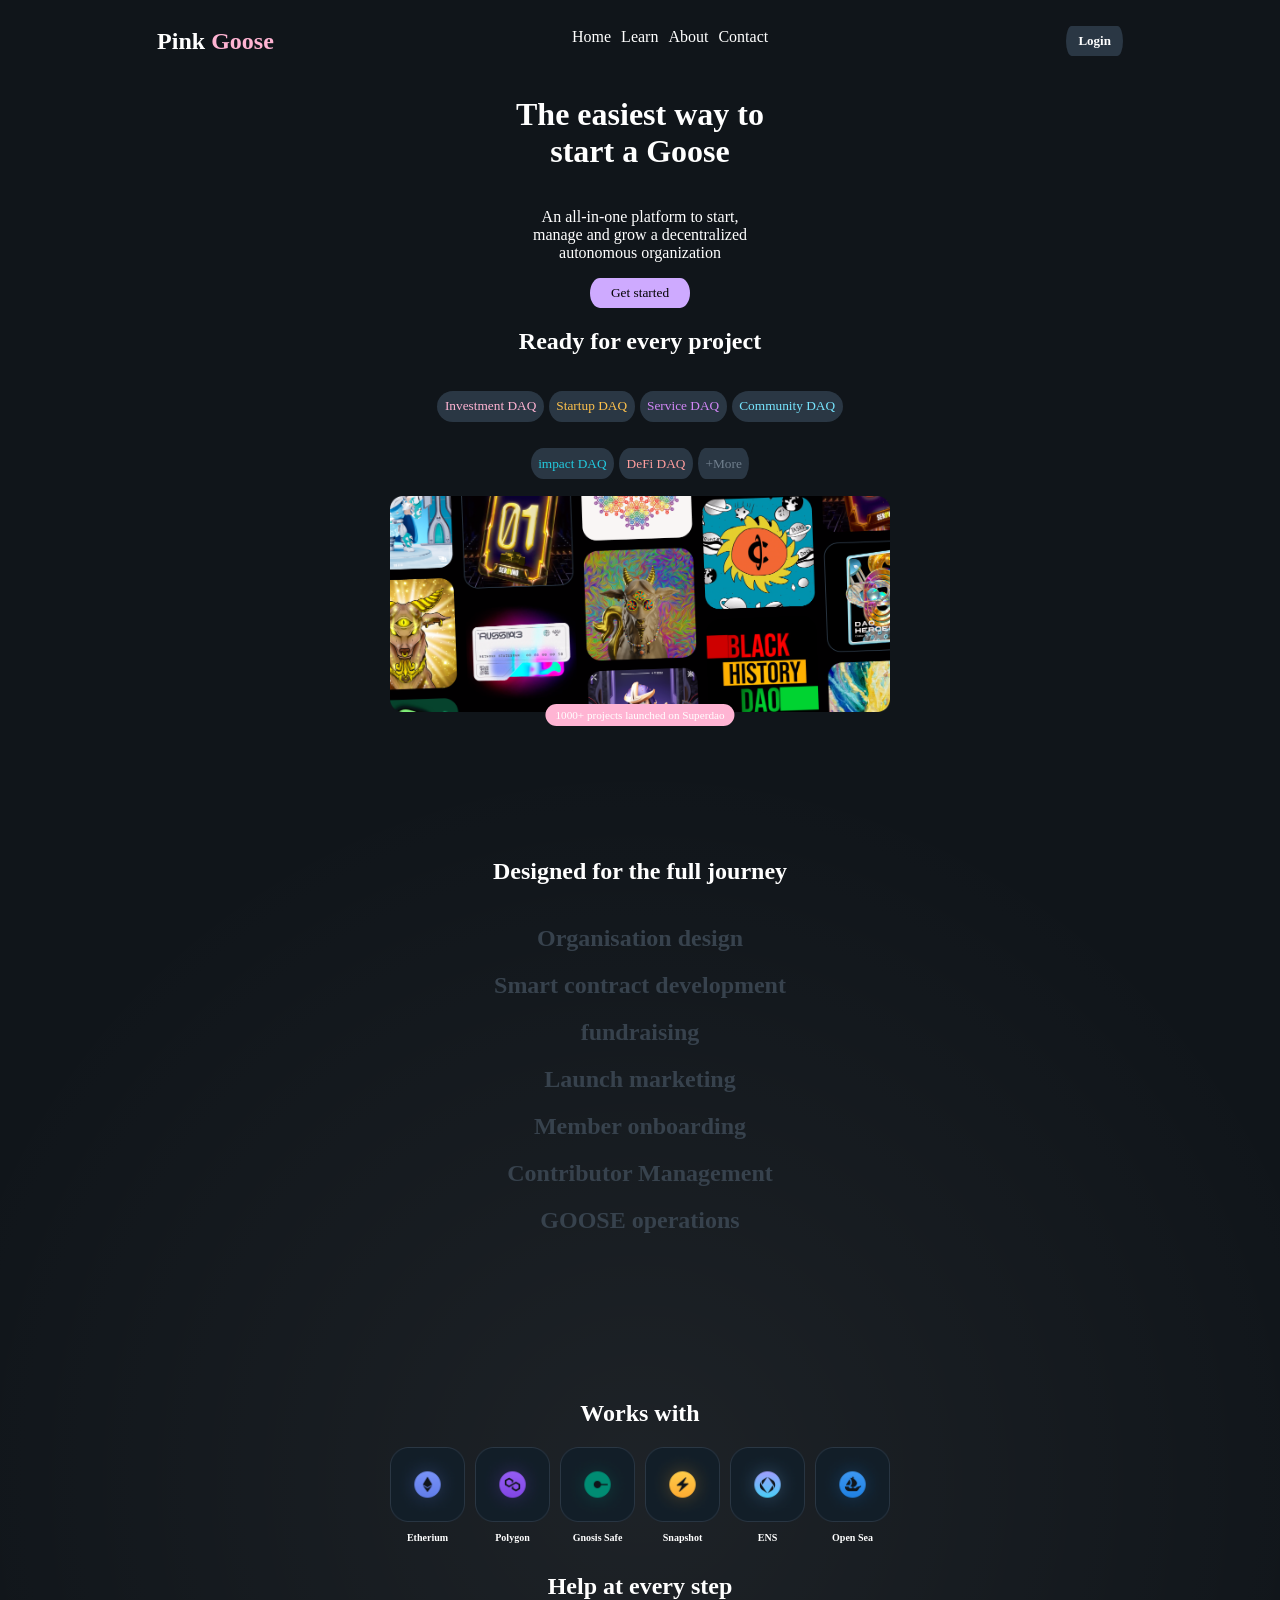
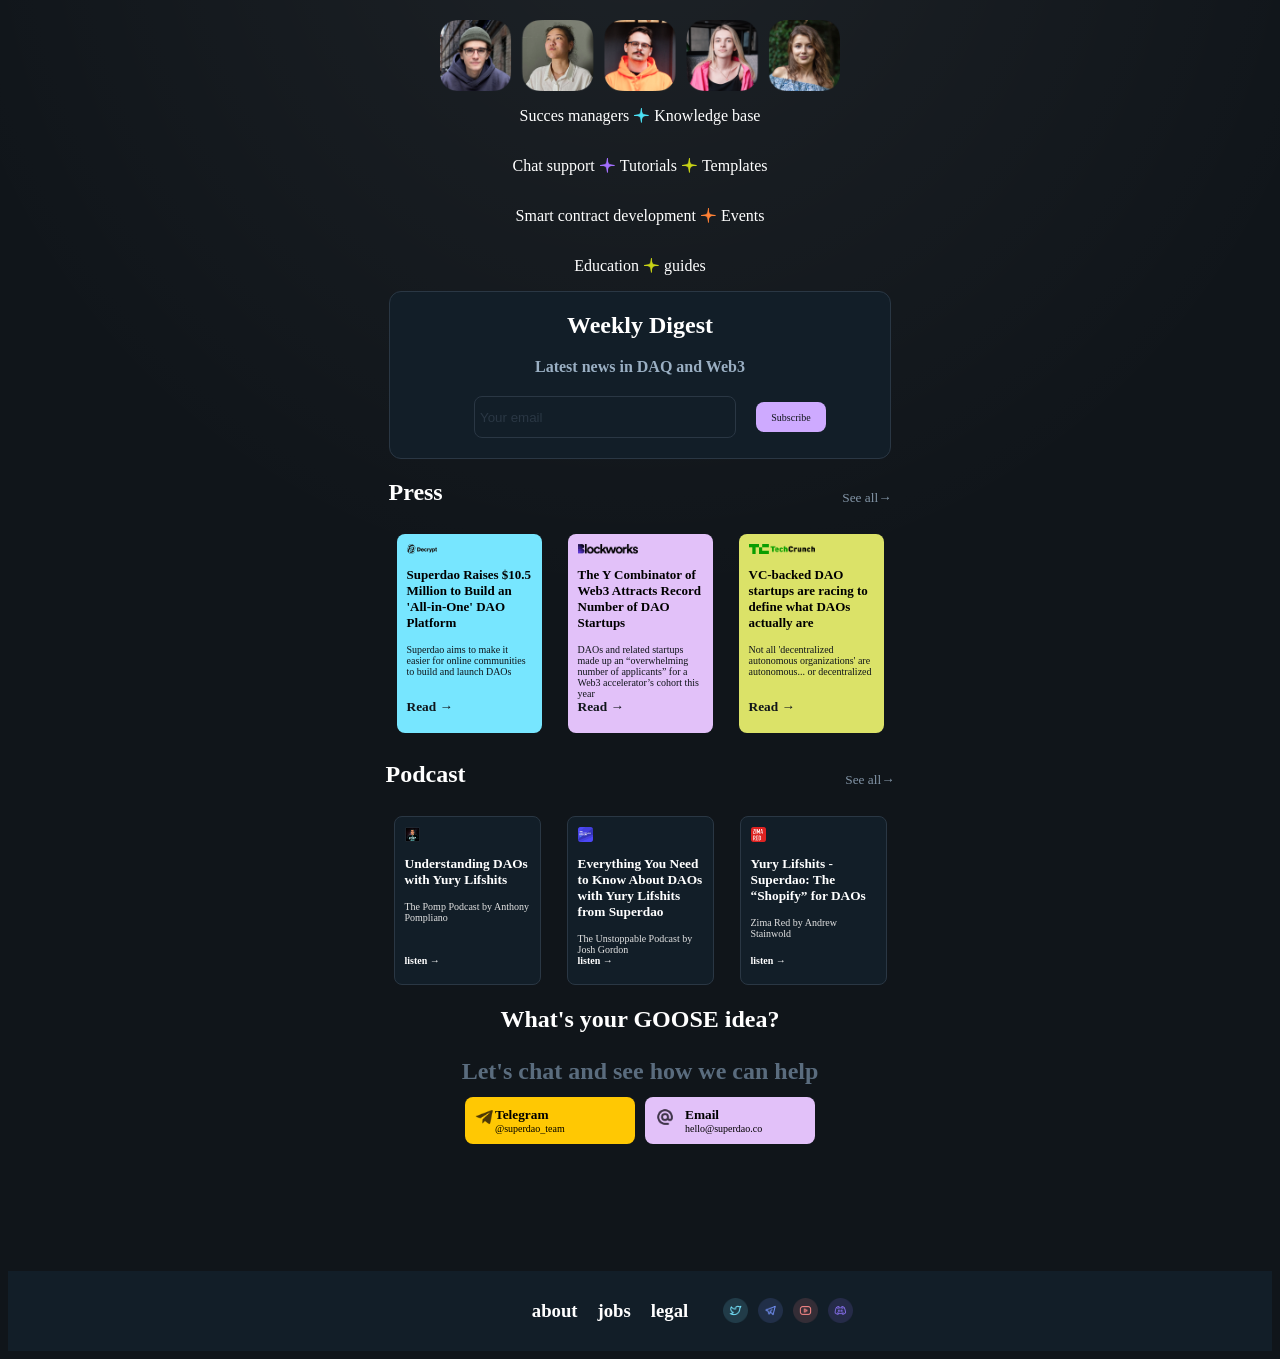
<file: index.html>
<!DOCTYPE html>
<html lang="en">

<head>
    <meta charset="UTF-8">
    <meta name="viewport" content="width=device-width, initial-scale=1.0">
    <title>pinkgoose</title>
    <link rel="stylesheet" href="CSS/style.css">

    <link rel="preconnect" href="https://fonts.googleapis.com">
    <link rel="preconnect" href="https://fonts.gstatic.com" crossorigin>
    <link
        href="https://fonts.googleapis.com/css2?family=Isometra&family=Montserrat:ital,wght@0,100..900;1,100..900&display=swap"
        rel="stylesheet">
</head>

<body class="MPbackgroundcolor" class="Montserrat">

    <!-- nav bar -->

    <nav class="navbar">
        <div class="logo">
            <h2>Pink <span>Goose</span></h2>
        </div>
        <div class="navbuttons">
            <a href="index.html">Home</a>
            <a href="learn.html">Learn</a>
            <a href="about.html">About</a>
            <a href="contact.html">Contact</a>
        </div>
        <div class="login">
            <h2>Login</h2>
        </div>
    </nav>

    <!-- Intro box -->

    <div class="introbox1">
        <h1>The easiest way to start a Goose</h2>
            <p>An all-in-one platform to start, manage and grow a decentralized autonomous organization</p>
            <div class="introbox2">
                <p>Get started</p>
            </div>

    </div>

    <!-- project box -->

    <div class="projectbox1">
        <h2>Ready for every project</h2>
        <div class="projectbox2">
            <div class="projectbox3">
                <p id="buttonsprojectbox1">Investment DAQ</p>
                <p id="buttonsprojectbox1">Startup DAQ</p>
                <p id="buttonsprojectbox1">Service DAQ</p>
                <p id="buttonsprojectbox1">Community DAQ</p>
            </div>
            <div class="projectbox4">
                <p id="buttonsprojectbox1">impact DAQ</p>
                <p id="buttonsprojectbox1">DeFi DAQ</p>
                <p id="buttonsprojectbox1">+More</p>
            </div>

        </div>
        <div class="projectbox5">
            <img src="Images/Frame 5535.png" alt="projects">
            <p class="projectbox6">1000+ projects launched on Superdao</p>
        </div>
    </div>

    <!-- Journey List -->

    <div class="journeylist1">
        <div class="journeylist2">
            <h2>Designed for the full journey</h2>
        </div>
        <div class="journeylist3">
            <h2>Organisation design</h2>
            <h2>Smart contract development</h2>
            <h2>fundraising</h2>
            <h2>Launch marketing</h2>
            <h2>Member onboarding</h2>
            <h2>Contributor Management</h2>
            <h2>GOOSE operations</h2>
        </div>
    </div>

    <!-- Works with -->

    <div class="wwbox1">
        <h2>Works with</h2>
        <div class="wwbox2">
            <div>
                <img src="Images/Frame 5583.png" alt="ww1">
                <h3>Etherium</h3>
            </div>
            <div>
                <img src="Images/Frame 5502.png" alt="ww2">
                <h3>Polygon</h3>
            </div>
            <div>
                <img src="Images/Frame 5584.png" alt="ww3">
                <h3>Gnosis Safe</h3>
            </div>
            <div>
                <img src="Images/Frame 5585.png" alt="ww4">
                <h3>Snapshot</h3>
            </div>
            <div>
                <img src="Images/Frame 5586.png" alt="ww5">
                <h3>ENS</h3>
            </div>
            <div>
                <img src="Images/Frame 5582.png" alt="ww6">
                <h3>Open Sea</h3>
            </div>
        </div>
    </div>


    <!-- Staff section -->

    <div class="staff1">
        <h2>Help at every step</h2>
        <img src="Images/Frame 5733.png" alt="staff">
        <div class="staff2">
            <p>Succes managers</p>
            <img src="Images/Star 20.png" alt="bluestar">
            <p>Knowledge base</p>
            <p>Chat support</p>
            <img src="Images/Star 23.png" alt="purplestar">
            <p>Tutorials</p>
            <img src="Images/Star 22.png" alt="yellowstar">
            <p>Templates</p>
            <p>Smart contract development</p>
            <img src="Images/Star 21.png" alt="orangestar">
            <p>Events</p>
            <p>Education</p>
            <img src="Images/Star 22.png" alt="yellowstar">
            <p>guides</p>

        </div>

    </div>

    <!-- Email Input -->

    <div class="weeklydigest1">
        <h2>Weekly Digest</h2>
        <h3>Latest news in DAQ and Web3</h3>
        <div class="weeklydigest2">
            <input type="text" id="emailinput" placeholder="Your email">
            <span id="emailinput2">Subscribe</span>
        </div>

    </div>

    <!-- Press -->

    <div class="pressbox1">
        <div class="pressbox1-2">
        <h2>Press</h2>
        <p>See all→</p>
        </div>
        <div class="pressbox2">
            <div class="pressbox3">
                <img src="Images/Vector.png">
                <h3>Superdao Raises $10.5 Million to Build an 'All-in-One' DAO Platform</h3>
                <P>Superdao aims to make it easier for online communities to build and launch DAOs</P>
                <h4 class="pressbox6">Read →</h4>
            </div>
            <div class="pressbox4">
                <img src="Images/image 93.png">
                <h3>The Y Combinator of Web3 Attracts Record Number of DAO Startups</h3>
                <p>DAOs and related startups made up an “overwhelming number of applicants” for a Web3 accelerator’s cohort this year</p>
                <h4 class="pressbox6">Read →</h4>
            </div>
            <div class="pressbox5">
                <img src="Images/TechCrunch-logo 1.png">
                <h3>VC-backed DAO startups are racing to define what DAOs actually are</h3>
                <p>Not all 'decentralized autonomous organizations' are autonomous... or decentralized</p>
                <h4 class="pressbox6">Read →</h4>
            </div>

        </div>
    </div>
    
    <!-- Podcasts -->
 <div class="podcast1">
        <div class="podcast2">
        <h2>Podcast</h2>
        <p>See all→</p>
        </div>
        <div class="podcast3">
            <div class="podcast4">
                <img src="Images/podcast1.png">
                <h3>Understanding DAOs with Yury Lifshits</h3>
                <P>The Pomp Podcast by Anthony Pompliano</P>
                <h4>listen →</h4>
            </div>
            <div class="podcast5">
                <img src="Images/podcast2.png">
                <h3>Everything You Need to Know About DAOs with Yury Lifshits from Superdao</h3>
                <p>The Unstoppable Podcast by Josh Gordon</p>
                <h4>listen →</h4>
            </div>
            <div class="podcast6">
                <img src="Images/podcast3.png">
                <h3>Yury Lifshits - Superdao: The “Shopify” for DAOs</h3>
                <p>Zima Red by Andrew Stainwold</p>
                <h4>listen →</h4>
            </div>

        </div>
    </div>
    <div> 

    </div>
    <!-- (your idea) Links -->

    <div class="gidea1">
        <h2>What's your GOOSE idea?</h2>
        <h3>Let's  chat  and  see  how  we  can  help</h3>
        <div class="gidea2">
            <div class="gidea3">
                <img src="Images/Icon_telegram.png">
                <div id="gidea3telegram">
                <h4>Telegram</h4>
                <p>@superdao_team</p>
                </div>
            </div>
            <div class="gidea4">
                <img src="Images/Icon_email.png">
                <div id="gidea4email">
                    <h4>Email</h4>
                    <p>hello@superdao.co</p>
                </div>
            </div>
        </div>

    </div>
    <!-- bottombar -->

    <div class="bottombar1">
        <div class="bottombarfiller"></div>
        <div class="bottombar1-2">
        <h3>about</h3>
        <h3>jobs</h3>
        <h3>legal</h3>
        </div>
        <div class="bottombar2">
            <img src="Images/twitter2.png">
            <img src="Images/telegram3.png">
            <img src="Images/Youtube2.png">
            <img src="Images/discord2.png">
        </div>
    </div>
</body>

</html>
</file>
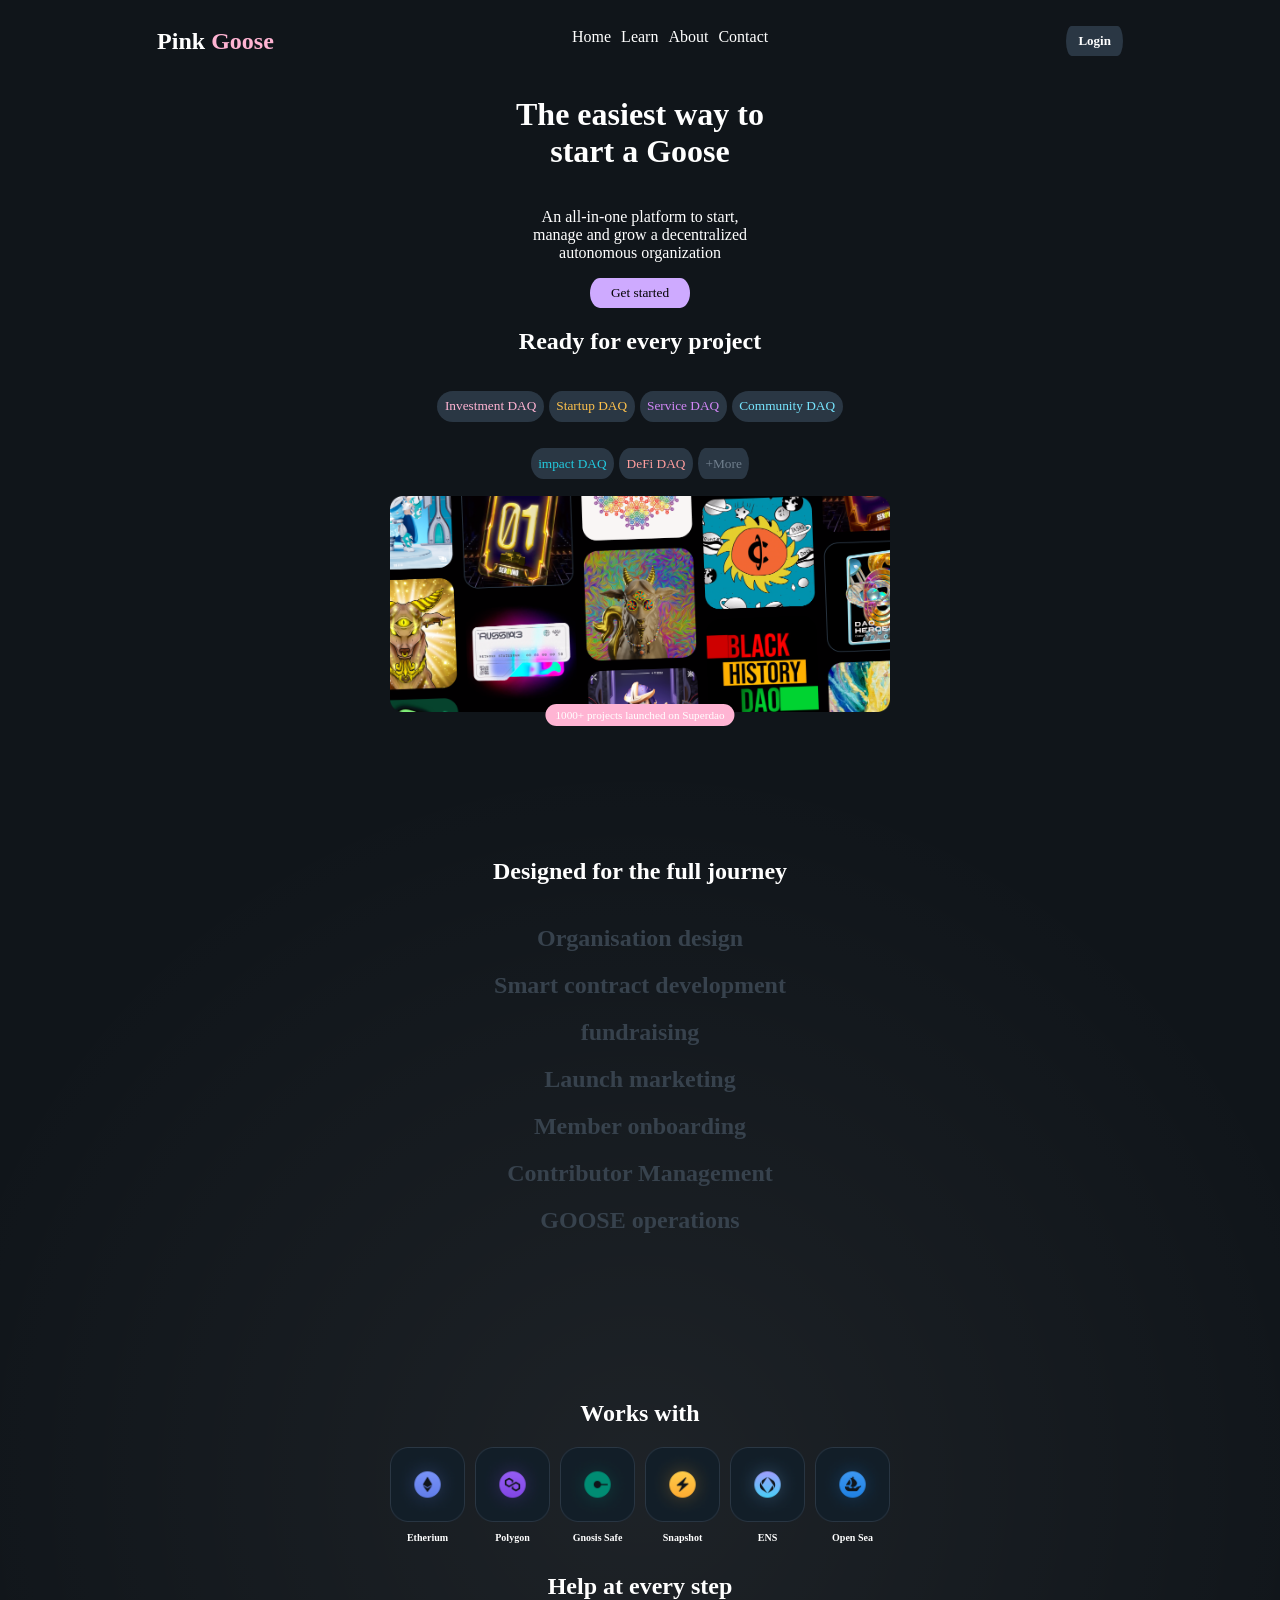
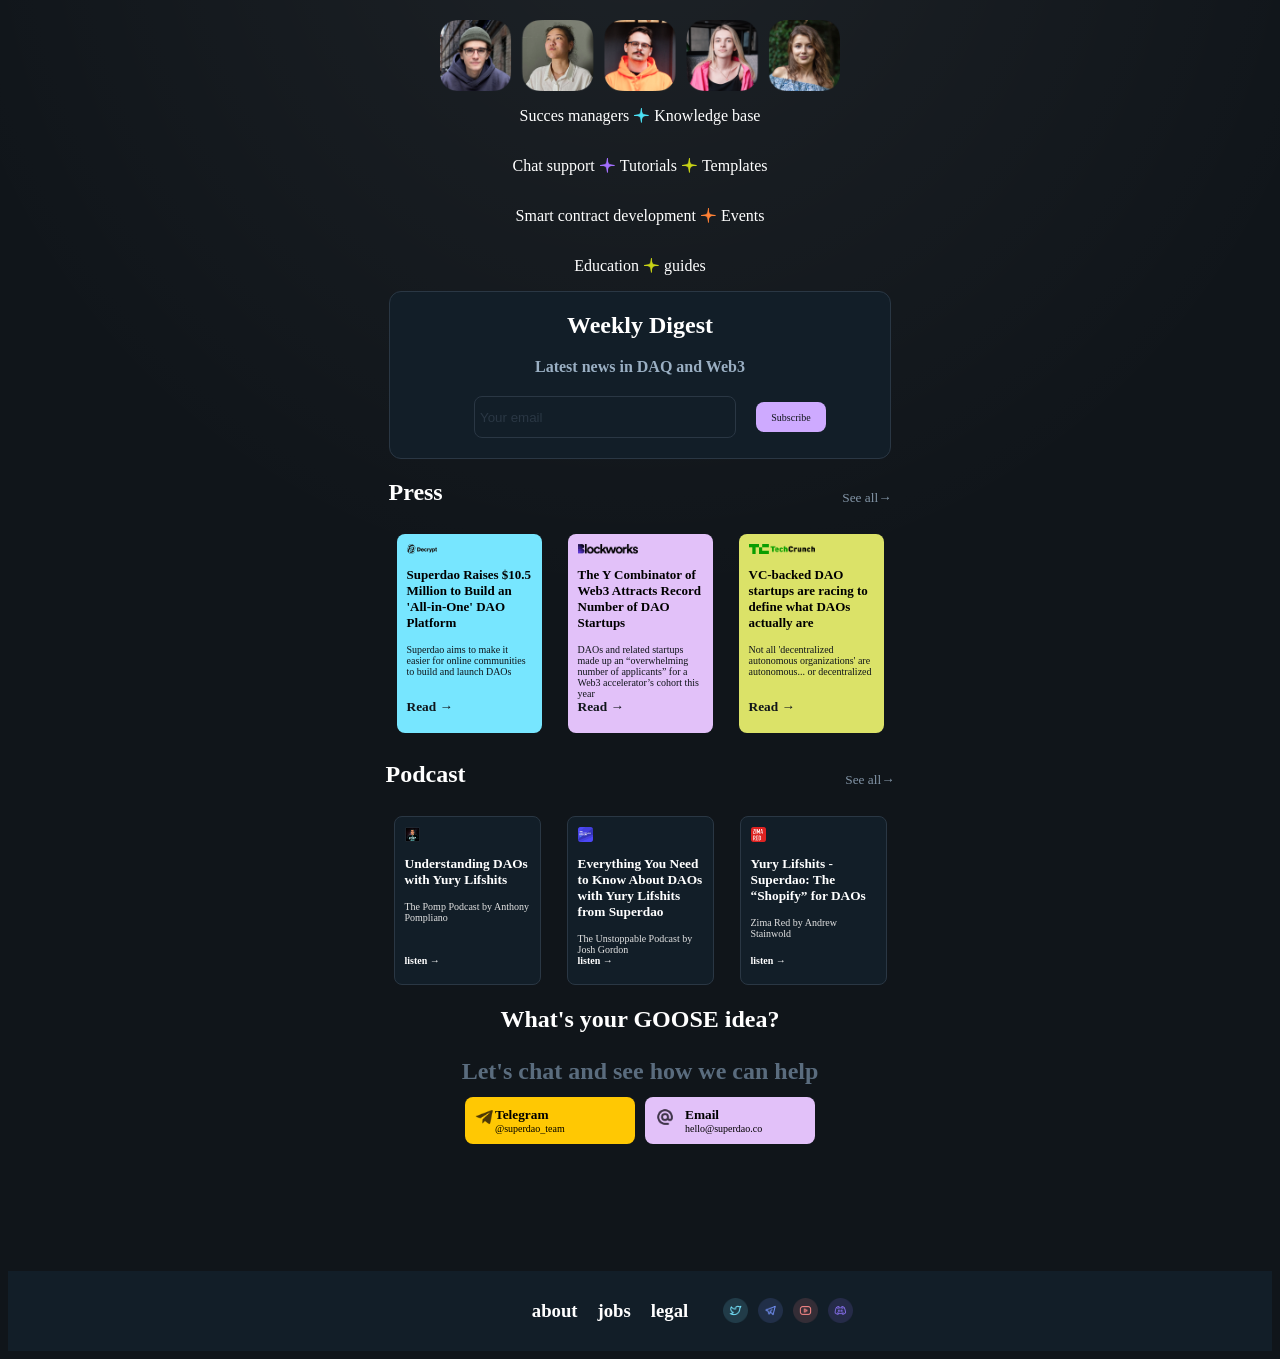
<file: HTML/index.html>
<!DOCTYPE html>
<html lang="en">

<head>
    <meta charset="UTF-8">
    <meta name="viewport" content="width=device-width, initial-scale=1.0">
    <title>pinkgoose</title>
    <link rel="stylesheet" href="../CSS/style.css">

    <link rel="preconnect" href="https://fonts.googleapis.com">
    <link rel="preconnect" href="https://fonts.gstatic.com" crossorigin>
    <link
        href="https://fonts.googleapis.com/css2?family=Isometra&family=Montserrat:ital,wght@0,100..900;1,100..900&display=swap"
        rel="stylesheet">
</head>

<body class="MPbackgroundcolor" class="Montserrat">

    <!-- nav bar -->

    <nav class="navbar">
        <div class="logo">
            <h2>Pink <span>Goose</span></h2>
        </div>
        <div class="navbuttons">
            <a href="../HTML/Index.html">Home</a>
            <a href="../HTML/Learn.html">Learn</a>
            <a href="../HTML/About.html">About</a>
            <a href="../HTML/Contact.html">Contact</a>
        </div>
        <div class="login">
            <h2>Login</h2>
        </div>
    </nav>

    <!-- Intro box -->

    <div class="introbox1">
        <h1>The easiest way to start a Goose</h2>
            <p>An all-in-one platform to start, manage and grow a decentralized autonomous organization</p>
            <div class="introbox2">
                <p>Get started</p>
            </div>

    </div>

    <!-- project box -->

    <div class="projectbox1">
        <h2>Ready for every project</h2>
        <div class="projectbox2">
            <div class="projectbox3">
                <p id="buttonsprojectbox1">Investment DAQ</p>
                <p id="buttonsprojectbox1">Startup DAQ</p>
                <p id="buttonsprojectbox1">Service DAQ</p>
                <p id="buttonsprojectbox1">Community DAQ</p>
            </div>
            <div class="projectbox4">
                <p id="buttonsprojectbox1">impact DAQ</p>
                <p id="buttonsprojectbox1">DeFi DAQ</p>
                <p id="buttonsprojectbox1">+More</p>
            </div>

        </div>
        <div class="projectbox5">
            <img src="../Images/Frame 5535.png" alt="projects">
            <p class="projectbox6">1000+ projects launched on Superdao</p>
        </div>
    </div>

    <!-- Journey List -->

    <div class="journeylist1">
        <div class="journeylist2">
            <h2>Designed for the full journey</h2>
        </div>
        <div class="journeylist3">
            <h2>Organisation design</h2>
            <h2>Smart contract development</h2>
            <h2>fundraising</h2>
            <h2>Launch marketing</h2>
            <h2>Member onboarding</h2>
            <h2>Contributor Management</h2>
            <h2>GOOSE operations</h2>
        </div>
    </div>

    <!-- Works with -->

    <div class="wwbox1">
        <h2>Works with</h2>
        <div class="wwbox2">
            <div>
                <img src="../Images/Frame 5583.png" alt="ww1">
                <h3>Etherium</h3>
            </div>
            <div>
                <img src="../Images/Frame 5502.png" alt="ww2">
                <h3>Polygon</h3>
            </div>
            <div>
                <img src="../Images/Frame 5584.png" alt="ww3">
                <h3>Gnosis Safe</h3>
            </div>
            <div>
                <img src="../Images/Frame 5585.png" alt="ww4">
                <h3>Snapshot</h3>
            </div>
            <div>
                <img src="../Images/Frame 5586.png" alt="ww5">
                <h3>ENS</h3>
            </div>
            <div>
                <img src="../Images/Frame 5582.png" alt="ww6">
                <h3>Open Sea</h3>
            </div>
        </div>
    </div>


    <!-- Staff section -->

    <div class="staff1">
        <h2>Help at every step</h2>
        <img src="../Images/Frame 5733.png" alt="staff">
        <div class="staff2">
            <p>Succes managers</p>
            <img src="../Images/Star 20.png" alt="bluestar">
            <p>Knowledge base</p>
            <p>Chat support</p>
            <img src="../Images/Star 23.png" alt="purplestar">
            <p>Tutorials</p>
            <img src="../Images/Star 22.png" alt="yellowstar">
            <p>Templates</p>
            <p>Smart contract development</p>
            <img src="../Images/Star 21.png" alt="orangestar">
            <p>Events</p>
            <p>Education</p>
            <img src="../Images/Star 22.png" alt="yellowstar">
            <p>guides</p>

        </div>

    </div>

    <!-- Email Input -->

    <div class="weeklydigest1">
        <h2>Weekly Digest</h2>
        <h3>Latest news in DAQ and Web3</h3>
        <div class="weeklydigest2">
            <input type="text" id="emailinput" placeholder="Your email">
            <span id="emailinput2">Subscribe</span>
        </div>

    </div>

    <!-- Press -->

    <div class="pressbox1">
        <div class="pressbox1-2">
        <h2>Press</h2>
        <p>See all→</p>
        </div>
        <div class="pressbox2">
            <div class="pressbox3">
                <img src="../Images/Vector.png">
                <h3>Superdao Raises $10.5 Million to Build an 'All-in-One' DAO Platform</h3>
                <P>Superdao aims to make it easier for online communities to build and launch DAOs</P>
                <h4 class="pressbox6">Read →</h4>
            </div>
            <div class="pressbox4">
                <img src="../Images/image 93.png">
                <h3>The Y Combinator of Web3 Attracts Record Number of DAO Startups</h3>
                <p>DAOs and related startups made up an “overwhelming number of applicants” for a Web3 accelerator’s cohort this year</p>
                <h4 class="pressbox6">Read →</h4>
            </div>
            <div class="pressbox5">
                <img src="../Images/TechCrunch-logo 1.png">
                <h3>VC-backed DAO startups are racing to define what DAOs actually are</h3>
                <p>Not all 'decentralized autonomous organizations' are autonomous... or decentralized</p>
                <h4 class="pressbox6">Read →</h4>
            </div>

        </div>
    </div>
    
    <!-- Podcasts -->
 <div class="podcast1">
        <div class="podcast2">
        <h2>Podcast</h2>
        <p>See all→</p>
        </div>
        <div class="podcast3">
            <div class="podcast4">
                <img src="../Images/podcast1.png">
                <h3>Understanding DAOs with Yury Lifshits</h3>
                <P>The Pomp Podcast by Anthony Pompliano</P>
                <h4>listen →</h4>
            </div>
            <div class="podcast5">
                <img src="../Images/podcast2.png">
                <h3>Everything You Need to Know About DAOs with Yury Lifshits from Superdao</h3>
                <p>The Unstoppable Podcast by Josh Gordon</p>
                <h4>listen →</h4>
            </div>
            <div class="podcast6">
                <img src="../Images/podcast3.png">
                <h3>Yury Lifshits - Superdao: The “Shopify” for DAOs</h3>
                <p>Zima Red by Andrew Stainwold</p>
                <h4>listen →</h4>
            </div>

        </div>
    </div>
    <div> 

    </div>
    <!-- (your idea) Links -->

    <div class="gidea1">
        <h2>What's your GOOSE idea?</h2>
        <h3>Let's  chat  and  see  how  we  can  help</h3>
        <div class="gidea2">
            <div class="gidea3">
                <img src="../Images/Icon_telegram.png">
                <div id="gidea3telegram">
                <h4>Telegram</h4>
                <p>@superdao_team</p>
                </div>
            </div>
            <div class="gidea4">
                <img src="../Images/Icon_email.png">
                <div id="gidea4email">
                    <h4>Email</h4>
                    <p>hello@superdao.co</p>
                </div>
            </div>
        </div>

    </div>
    <!-- bottombar -->

    <div class="bottombar1">
        <div class="bottombarfiller"></div>
        <div class="bottombar1-2">
        <h3>about</h3>
        <h3>jobs</h3>
        <h3>legal</h3>
        </div>
        <div class="bottombar2">
            <img src="../Images/twitter2.png">
            <img src="../Images/telegram3.png">
            <img src="../Images/Youtube2.png">
            <img src="../Images/discord2.png">
        </div>
    </div>
</body>

</html>
</file>
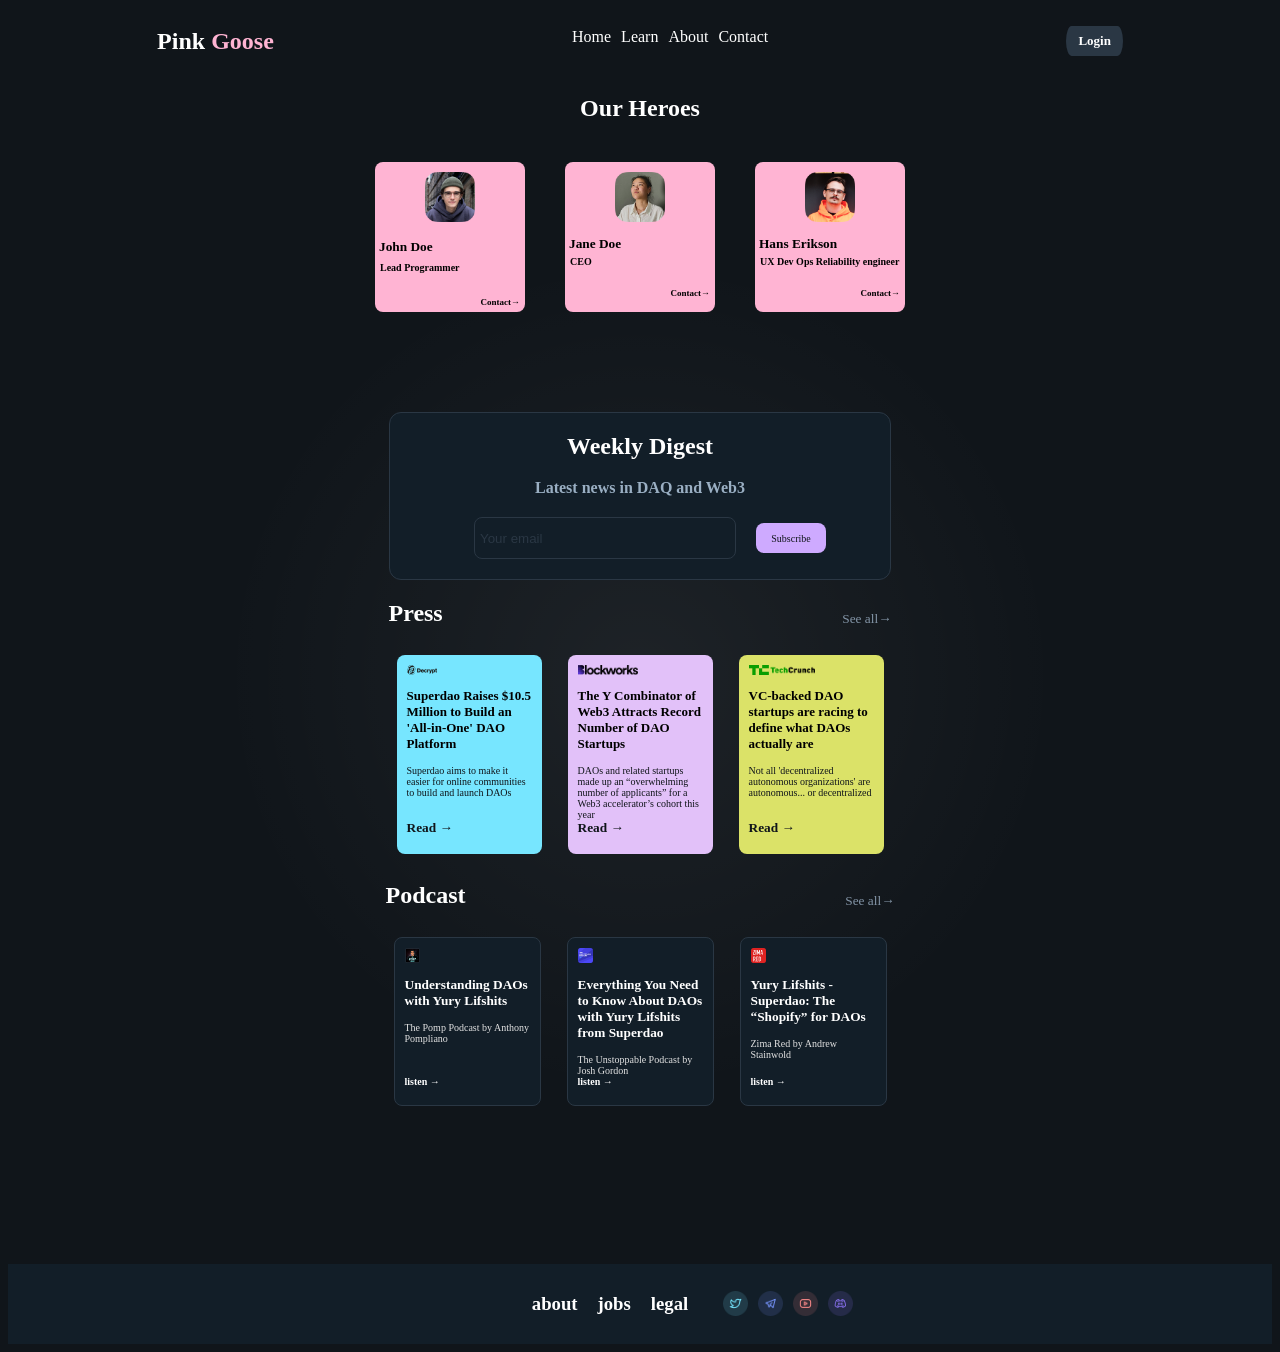
<file: about.html>
<!DOCTYPE html>
<html lang="en">

<head>
    <meta charset="UTF-8">
    <meta name="viewport" content="width=device-width, initial-scale=1.0">
    <title>pinkgoose</title>
    <link rel="stylesheet" href="CSS/style.css">

    <link rel="preconnect" href="https://fonts.googleapis.com">
    <link rel="preconnect" href="https://fonts.gstatic.com" crossorigin>
    <link
        href="https://fonts.googleapis.com/css2?family=Isometra&family=Montserrat:ital,wght@0,100..900;1,100..900&display=swap"
        rel="stylesheet">
</head>

<body class="MPbackgroundcolor" class="Montserrat">
    <!-- navbar -->
      <nav class="navbar">
        <div class="logo">
            <h2>Pink <span>Goose</span></h2>
        </div>
        <div class="navbuttons">
            <a href="index.html">Home</a>
            <a href="learn.html">Learn</a>
            <a href="about.html">About</a>
            <a href="contact.html">Contact</a>
        </div>
        <div class="login">
            <h2>Login</h2>
        </div>
    </nav>
  <!-- OURHEROES -->
    <div class="heroes1">
        <h2>Our Heroes</h2>
        <div class="heroes1-2">
        <div class="heroes2">
            <img src="Images/john.png">
            <h3>John Doe</h3>
            <h4>Lead Programmer</h4>
            <p>Contact→</p>
        </div>
        <div class="heroes3">
            <img src="Images/jane.png">
            <h3>Jane Doe</h3>
            <h4>CEO</h4>
            <p>Contact→</p>
        </div>
        <div class="heroes4">
            <img src="Images/hans.png">
            <h3>Hans Erikson</h3>
            <h4>UX Dev Ops Reliability engineer</h4>
            <p>Contact→</p>
        </div>
        </div>

    </div>
    <!-- Weekly digest -->
<div class="weeklydigest1">
        <h2>Weekly Digest</h2>
        <h3>Latest news in DAQ and Web3</h3>
        <div class="weeklydigest2">
            <input type="text" id="emailinput" placeholder="Your email">
            <span id="emailinput2">Subscribe</span>
        </div>

    </div>
    <!-- PRESS -->
<div class="pressbox1">
        <div class="pressbox1-2">
        <h2>Press</h2>
        <p>See all→</p>
        </div>
        <div class="pressbox2">
            <div class="pressbox3">
                <img src="Images/Vector.png">
                <h3>Superdao Raises $10.5 Million to Build an 'All-in-One' DAO Platform</h3>
                <P>Superdao aims to make it easier for online communities to build and launch DAOs</P>
                <h4 class="pressbox6">Read →</h4>
            </div>
            <div class="pressbox4">
                <img src="Images/image 93.png">
                <h3>The Y Combinator of Web3 Attracts Record Number of DAO Startups</h3>
                <p>DAOs and related startups made up an “overwhelming number of applicants” for a Web3 accelerator’s cohort this year</p>
                <h4 class="pressbox6">Read →</h4>
            </div>
            <div class="pressbox5">
                <img src="Images/TechCrunch-logo 1.png">
                <h3>VC-backed DAO startups are racing to define what DAOs actually are</h3>
                <p>Not all 'decentralized autonomous organizations' are autonomous... or decentralized</p>
                <h4 class="pressbox6">Read →</h4>
            </div>

        </div>
    </div>
    <!-- Podcasts -->
<div class="podcast1">
        <div class="podcast2">
        <h2>Podcast</h2>
        <p>See all→</p>
        </div>
        <div class="podcast3">
            <div class="podcast4">
                <img src="Images/podcast1.png">
                <h3>Understanding DAOs with Yury Lifshits</h3>
                <P>The Pomp Podcast by Anthony Pompliano</P>
                <h4>listen →</h4>
            </div>
            <div class="podcast5">
                <img src="Images/podcast2.png">
                <h3>Everything You Need to Know About DAOs with Yury Lifshits from Superdao</h3>
                <p>The Unstoppable Podcast by Josh Gordon</p>
                <h4>listen →</h4>
            </div>
            <div class="podcast6">
                <img src="Images/podcast3.png">
                <h3>Yury Lifshits - Superdao: The “Shopify” for DAOs</h3>
                <p>Zima Red by Andrew Stainwold</p>
                <h4>listen →</h4>
            </div>

        </div>
    </div>
    <div> 
    <!-- filler -->
  <div class="fillerspace1"></div>
    <!-- bottombar -->
     <div class="bottombar1">
        <div class="bottombarfiller"></div>
        <div class="bottombar1-2">
        <h3>about</h3>
        <h3>jobs</h3>
        <h3>legal</h3>
        </div>
        <div class="bottombar2">
            <img src="Images/twitter2.png">
            <img src="Images/telegram3.png">
            <img src="Images/Youtube2.png">
            <img src="Images/discord2.png">
        </div>
    </div>
</body>
</html>
</file>
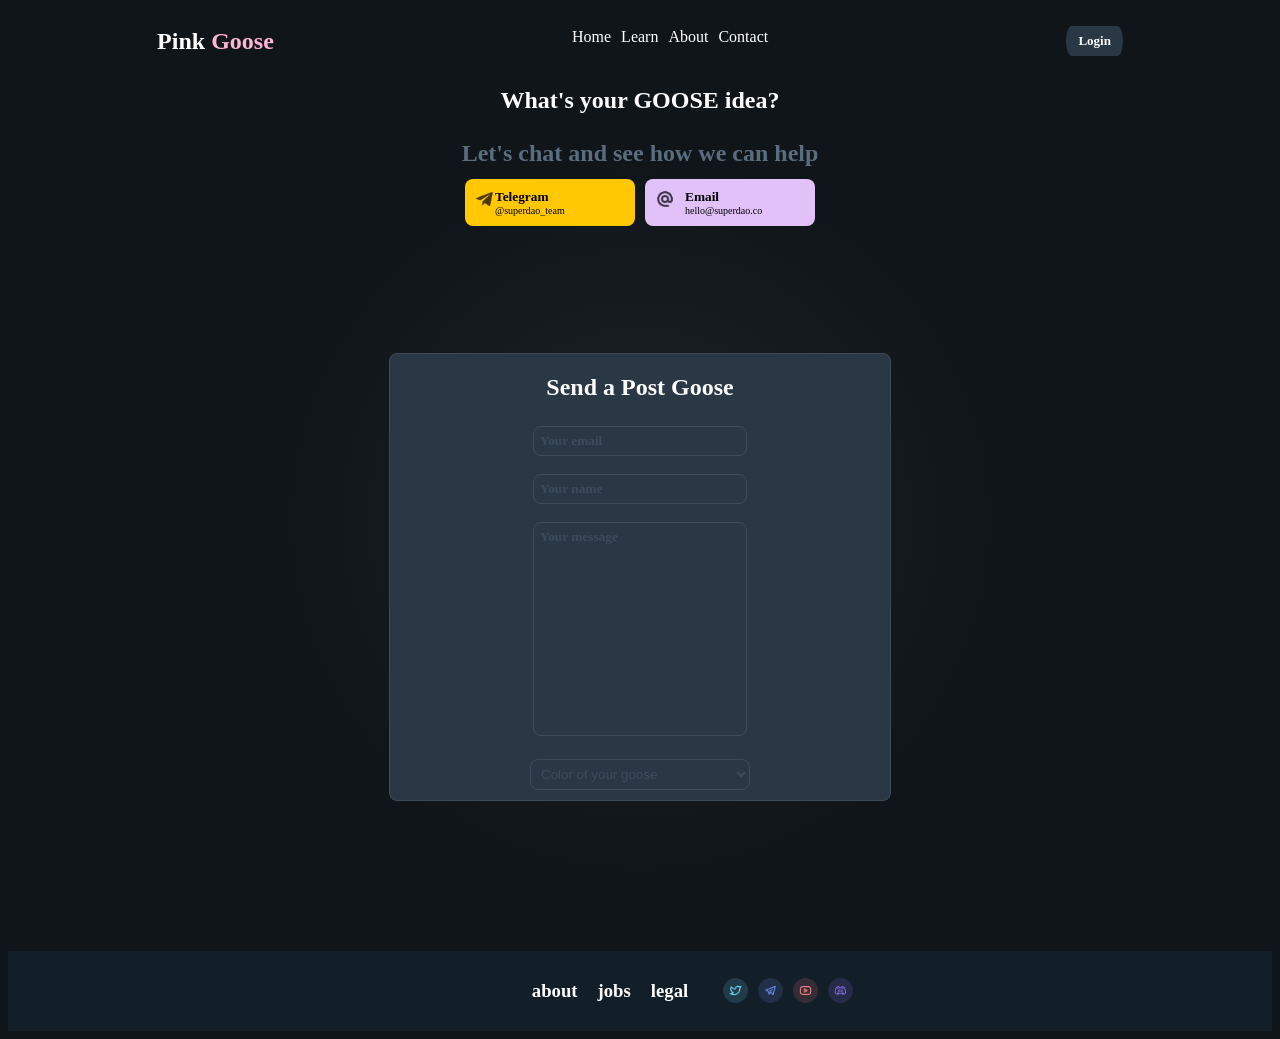
<file: contact.html>
<!DOCTYPE html>
<html lang="en">

<head>
    <meta charset="UTF-8">
    <meta name="viewport" content="width=device-width, initial-scale=1.0">
    <title>pinkgoose</title>
    <link rel="stylesheet" href="CSS/style.css">

    <link rel="preconnect" href="https://fonts.googleapis.com">
    <link rel="preconnect" href="https://fonts.gstatic.com" crossorigin>
    <link
        href="https://fonts.googleapis.com/css2?family=Isometra&family=Montserrat:ital,wght@0,100..900;1,100..900&display=swap"
        rel="stylesheet">
</head>

<body class="MPbackgroundcolor" class="Montserrat">


    <!-- Navbar  -->
    <nav class="navbar">
        <div class="logo">
            <h2>Pink <span>Goose</span></h2>
        </div>
        <div class="navbuttons">
            <a href="index.html">Home</a>
            <a href="learn.html">Learn</a>
            <a href="about.html">About</a>
            <a href="contact.html">Contact</a>
        </div>
        <div class="login">
            <h2>Login</h2>
        </div>
    </nav>
    <!-- GOOSE IDEA -->

    <div class="gidea1">
        <h2>What's your GOOSE idea?</h2>
        <h3>Let's chat and see how we can help</h3>
        <div class="gidea2">
            <div class="gidea3">
                <img src="Images/Icon_telegram.png">
                <div id="gidea3telegram">
                    <h4>Telegram</h4>
                    <p>@superdao_team</p>
                </div>
            </div>
            <div class="gidea4">
                <img src="Images/Icon_email.png">
                <div id="gidea4email">
                    <h4>Email</h4>
                    <p>hello@superdao.co</p>
                </div>
            </div>
        </div>

    </div>

    <!-- Post Goose -->

    <div class="Postgoose1">
        <h2>Send a Post Goose</h2>
        <h3>Your email</h3>
        <h3>Your name</h3>
        <h4>Your message</h4>
        <select class="dropdown1">
            <option selected disabled>Color of your goose</option>
            <option>Red</option>
            <option>White</option>
            <option>Blue</option>
            <option>Black</option>
        </select>
    </div>
    <!-- dropdown menu -->


    <!-- filler -->
    <div class="fillerspace1"></div>
    <!-- BOTTOMBAR -->
    <div class="bottombar1">
        <div class="bottombarfiller"></div>
        <div class="bottombar1-2">
            <h3>about</h3>
            <h3>jobs</h3>
            <h3>legal</h3>
        </div>
        <div class="bottombar2">
            <img src="Images/twitter2.png">
            <img src="Images/telegram3.png">
            <img src="Images/Youtube2.png">
            <img src="Images/discord2.png">
        </div>
    </div>

</body>

</html>
</file>
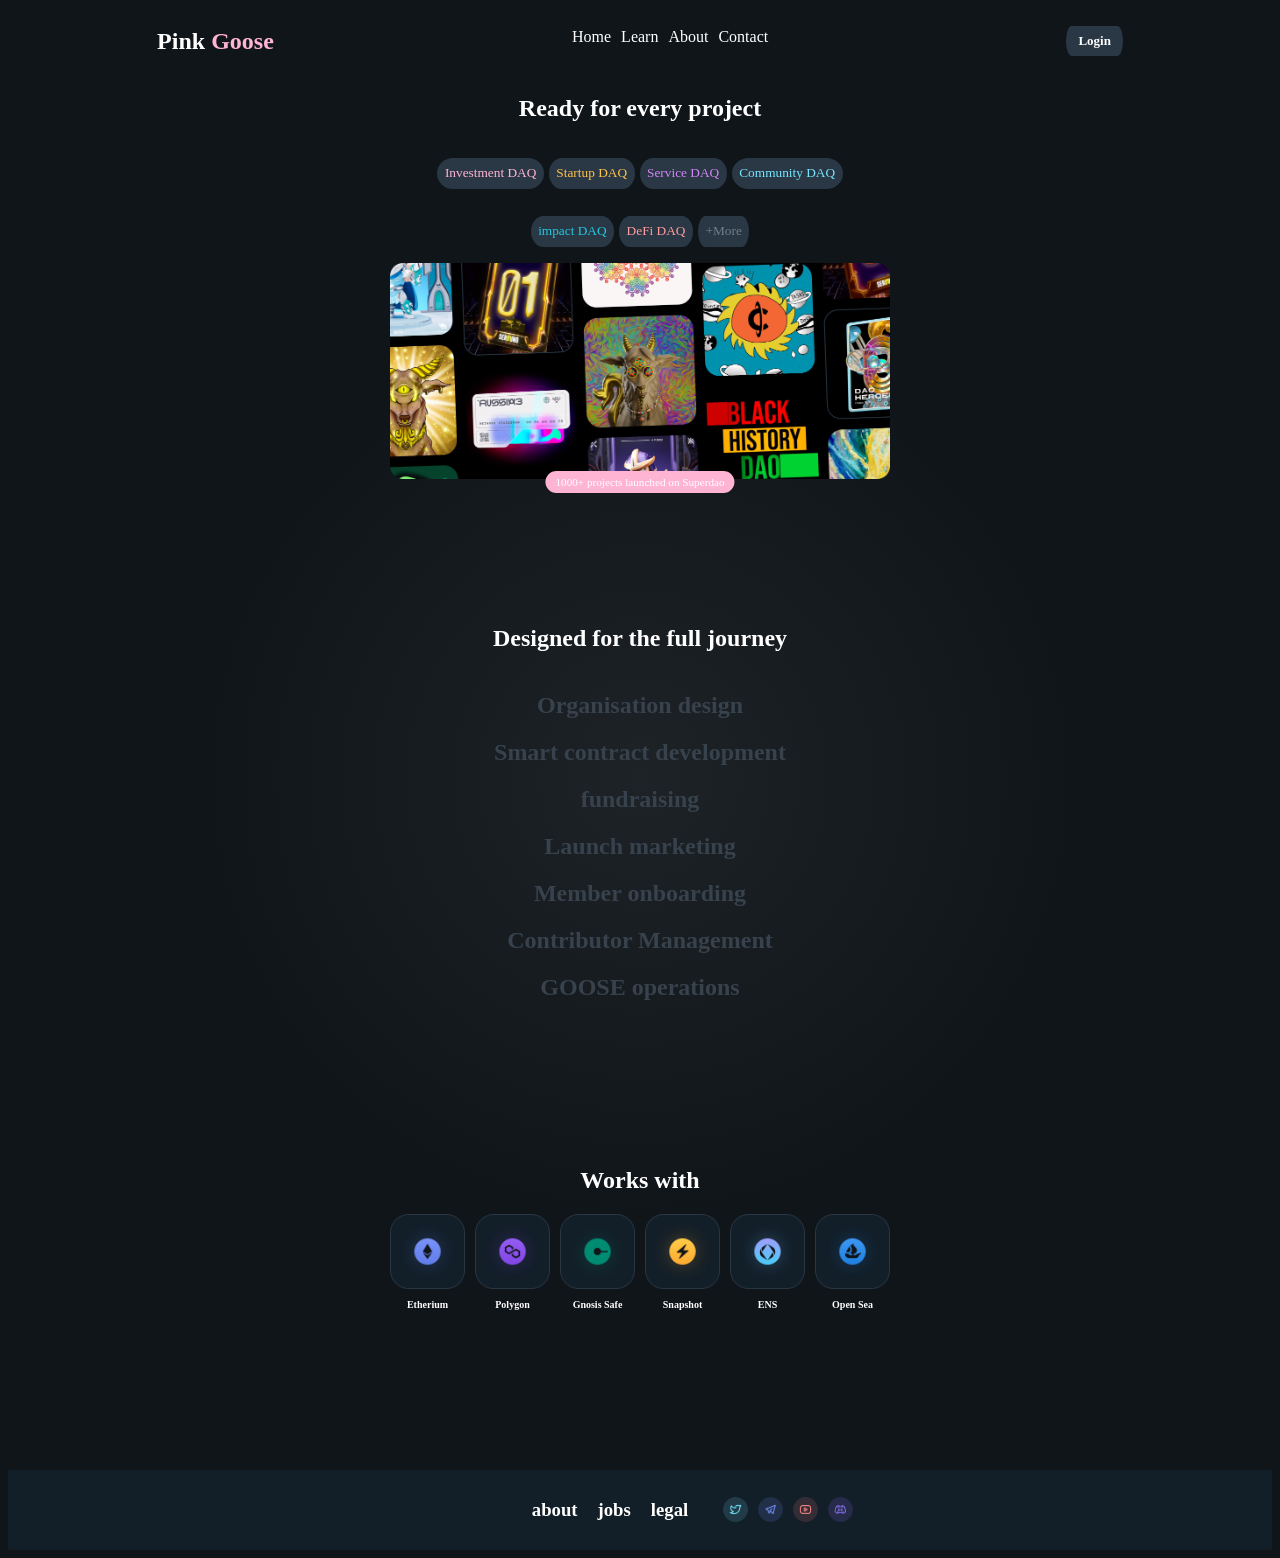
<file: learn.html>
<!DOCTYPE html>
<html lang="en">

<head>
    <meta charset="UTF-8">
    <meta name="viewport" content="width=device-width, initial-scale=1.0">
    <title>pinkgoose</title>
    <link rel="stylesheet" href="CSS/style.css">

    <link rel="preconnect" href="https://fonts.googleapis.com">
    <link rel="preconnect" href="https://fonts.gstatic.com" crossorigin>
    <link
        href="https://fonts.googleapis.com/css2?family=Isometra&family=Montserrat:ital,wght@0,100..900;1,100..900&display=swap"
        rel="stylesheet">
</head>

<body class="MPbackgroundcolor" class="Montserrat">


    <!-- Navbar  -->
    <nav class="navbar">
        <div class="logo">
            <h2>Pink <span>Goose</span></h2>
        </div>
        <div class="navbuttons">
            <a href="index.html">Home</a>
            <a href="learn.html">Learn</a>
            <a href="about.html">About</a>
            <a href="contact.html">Contact</a>
        </div>
        <div class="login">
            <h2>Login</h2>
        </div>
    </nav>
    <div class="projectbox1">
        <h2>Ready for every project</h2>
        <div class="projectbox2">
            <div class="projectbox3">
                <p id="buttonsprojectbox1">Investment DAQ</p>
                <p id="buttonsprojectbox1">Startup DAQ</p>
                <p id="buttonsprojectbox1">Service DAQ</p>
                <p id="buttonsprojectbox1">Community DAQ</p>
            </div>
            <div class="projectbox4">
                <p id="buttonsprojectbox1">impact DAQ</p>
                <p id="buttonsprojectbox1">DeFi DAQ</p>
                <p id="buttonsprojectbox1">+More</p>
            </div>

        </div>
        <div class="projectbox5">
            <img src="Images/Frame 5535.png" alt="projects">
            <p class="projectbox6">1000+ projects launched on Superdao</p>
        </div>
    </div>

    <!-- Journey -->
      <div class="journeylist1">
        <div class="journeylist2">
            <h2>Designed for the full journey</h2>
        </div>
        <div class="journeylist3">
            <h2>Organisation design</h2>
            <h2>Smart contract development</h2>
            <h2>fundraising</h2>
            <h2>Launch marketing</h2>
            <h2>Member onboarding</h2>
            <h2>Contributor Management</h2>
            <h2>GOOSE operations</h2>
        </div>
    </div>

    <!-- works with -->

       <div class="wwbox1">
        <h2>Works with</h2>
        <div class="wwbox2">
            <div>
                <img src="Images/Frame 5583.png" alt="ww1">
                <h3>Etherium</h3>
            </div>
            <div>
                <img src="Images/Frame 5502.png" alt="ww2">
                <h3>Polygon</h3>
            </div>
            <div>
                <img src="Images/Frame 5584.png" alt="ww3">
                <h3>Gnosis Safe</h3>
            </div>
            <div>
                <img src="Images/Frame 5585.png" alt="ww4">
                <h3>Snapshot</h3>
            </div>
            <div>
                <img src="Images/Frame 5586.png" alt="ww5">
                <h3>ENS</h3>
            </div>
            <div>
                <img src="Images/Frame 5582.png" alt="ww6">
                <h3>Open Sea</h3>
            </div>
        </div>
    </div>

    <!-- FILLER -->

    <div class="fillerspace1"></div>
    <!-- BOTTOMBAR -->
    <div class="bottombar1">
        <div class="bottombarfiller"></div>
        <div class="bottombar1-2">
            <h3>about</h3>
            <h3>jobs</h3>
            <h3>legal</h3>
        </div>
        <div class="bottombar2">
            <img src="Images/twitter2.png">
            <img src="Images/telegram3.png">
            <img src="Images/Youtube2.png">
            <img src="Images/discord2.png">
        </div>
    </div>

</body>

</html>
</file>
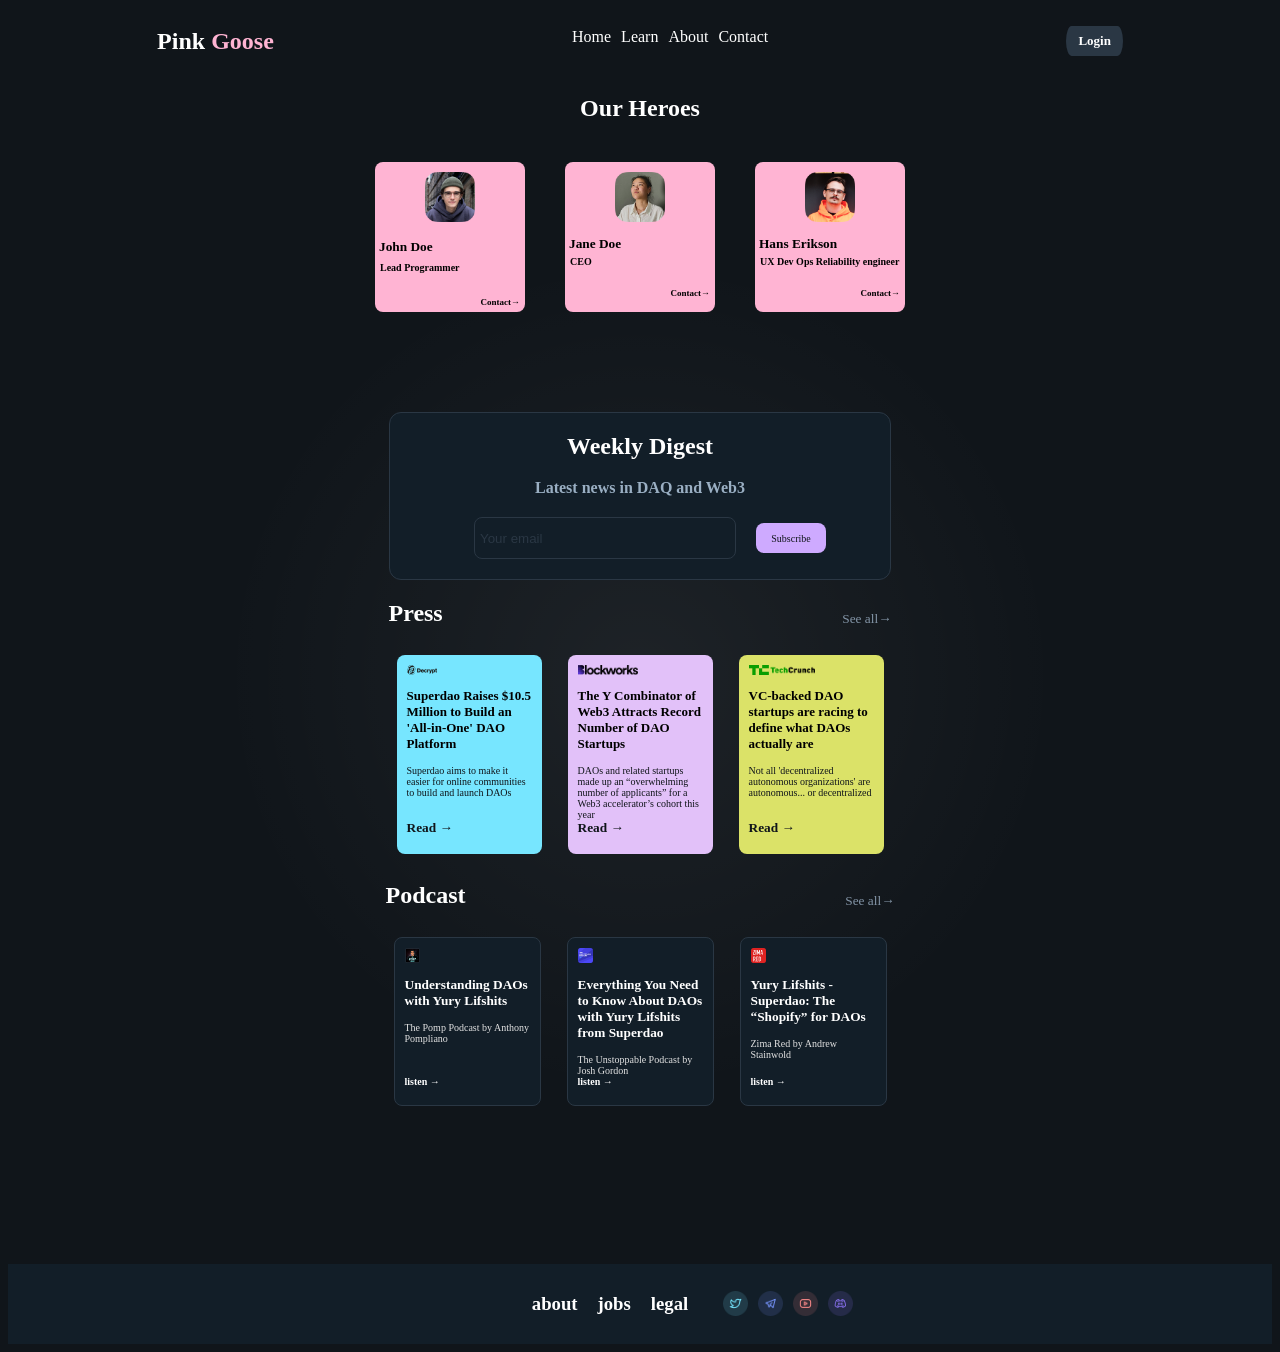
<file: HTML/About.html>
<!DOCTYPE html>
<html lang="en">

<head>
    <meta charset="UTF-8">
    <meta name="viewport" content="width=device-width, initial-scale=1.0">
    <title>pinkgoose</title>
    <link rel="stylesheet" href="../CSS/style.css">

    <link rel="preconnect" href="https://fonts.googleapis.com">
    <link rel="preconnect" href="https://fonts.gstatic.com" crossorigin>
    <link
        href="https://fonts.googleapis.com/css2?family=Isometra&family=Montserrat:ital,wght@0,100..900;1,100..900&display=swap"
        rel="stylesheet">
</head>

<body class="MPbackgroundcolor" class="Montserrat">
    <!-- NAVBAR -->
      <nav class="navbar">
        <div class="logo">
            <h2>Pink <span>Goose</span></h2>
        </div>
        <div class="navbuttons">
            <a href="../index.html">Home</a>
            <a href="../learn.html">Learn</a>
            <a href="../about.html">About</a>
            <a href="../contact.html">Contact</a>
        </div>
        <div class="login">
            <h2>Login</h2>
        </div>
    </nav>
    <!-- OURHEROES -->
    <div class="heroes1">
        <h2>Our Heroes</h2>
        <div class="heroes1-2">
        <div class="heroes2">
            <img src="../Images/john.png">
            <h3>John Doe</h3>
            <h4>Lead Programmer</h4>
            <p>Contact→</p>
        </div>
        <div class="heroes3">
            <img src="../Images/jane.png">
            <h3>Jane Doe</h3>
            <h4>CEO</h4>
            <p>Contact→</p>
        </div>
        <div class="heroes4">
            <img src="../Images/hans.png">
            <h3>Hans Erikson</h3>
            <h4>UX Dev Ops Reliability engineer</h4>
            <p>Contact→</p>
        </div>
        </div>

    </div>
    <!-- Weekly digest -->
<div class="weeklydigest1">
        <h2>Weekly Digest</h2>
        <h3>Latest news in DAQ and Web3</h3>
        <div class="weeklydigest2">
            <input type="text" id="emailinput" placeholder="Your email">
            <span id="emailinput2">Subscribe</span>
        </div>

    </div>
    <!-- PRESS -->
<div class="pressbox1">
        <div class="pressbox1-2">
        <h2>Press</h2>
        <p>See all→</p>
        </div>
        <div class="pressbox2">
            <div class="pressbox3">
                <img src="../Images/Vector.png">
                <h3>Superdao Raises $10.5 Million to Build an 'All-in-One' DAO Platform</h3>
                <P>Superdao aims to make it easier for online communities to build and launch DAOs</P>
                <h4 class="pressbox6">Read →</h4>
            </div>
            <div class="pressbox4">
                <img src="../Images/image 93.png">
                <h3>The Y Combinator of Web3 Attracts Record Number of DAO Startups</h3>
                <p>DAOs and related startups made up an “overwhelming number of applicants” for a Web3 accelerator’s cohort this year</p>
                <h4 class="pressbox6">Read →</h4>
            </div>
            <div class="pressbox5">
                <img src="../Images/TechCrunch-logo 1.png">
                <h3>VC-backed DAO startups are racing to define what DAOs actually are</h3>
                <p>Not all 'decentralized autonomous organizations' are autonomous... or decentralized</p>
                <h4 class="pressbox6">Read →</h4>
            </div>

        </div>
    </div>
    <!-- Podcasts -->
<div class="podcast1">
        <div class="podcast2">
        <h2>Podcast</h2>
        <p>See all→</p>
        </div>
        <div class="podcast3">
            <div class="podcast4">
                <img src="../Images/podcast1.png">
                <h3>Understanding DAOs with Yury Lifshits</h3>
                <P>The Pomp Podcast by Anthony Pompliano</P>
                <h4>listen →</h4>
            </div>
            <div class="podcast5">
                <img src="../Images/podcast2.png">
                <h3>Everything You Need to Know About DAOs with Yury Lifshits from Superdao</h3>
                <p>The Unstoppable Podcast by Josh Gordon</p>
                <h4>listen →</h4>
            </div>
            <div class="podcast6">
                <img src="../Images/podcast3.png">
                <h3>Yury Lifshits - Superdao: The “Shopify” for DAOs</h3>
                <p>Zima Red by Andrew Stainwold</p>
                <h4>listen →</h4>
            </div>

        </div>
    </div>
    <div> 
    <!-- filler -->
  <div class="fillerspace1"></div>
    <!-- bottombar -->
     <div class="bottombar1">
        <div class="bottombarfiller"></div>
        <div class="bottombar1-2">
        <h3>about</h3>
        <h3>jobs</h3>
        <h3>legal</h3>
        </div>
        <div class="bottombar2">
            <img src="../Images/twitter2.png">
            <img src="../Images/telegram3.png">
            <img src="../Images/Youtube2.png">
            <img src="../Images/discord2.png">
        </div>
    </div>
</body>
</html>
</file>
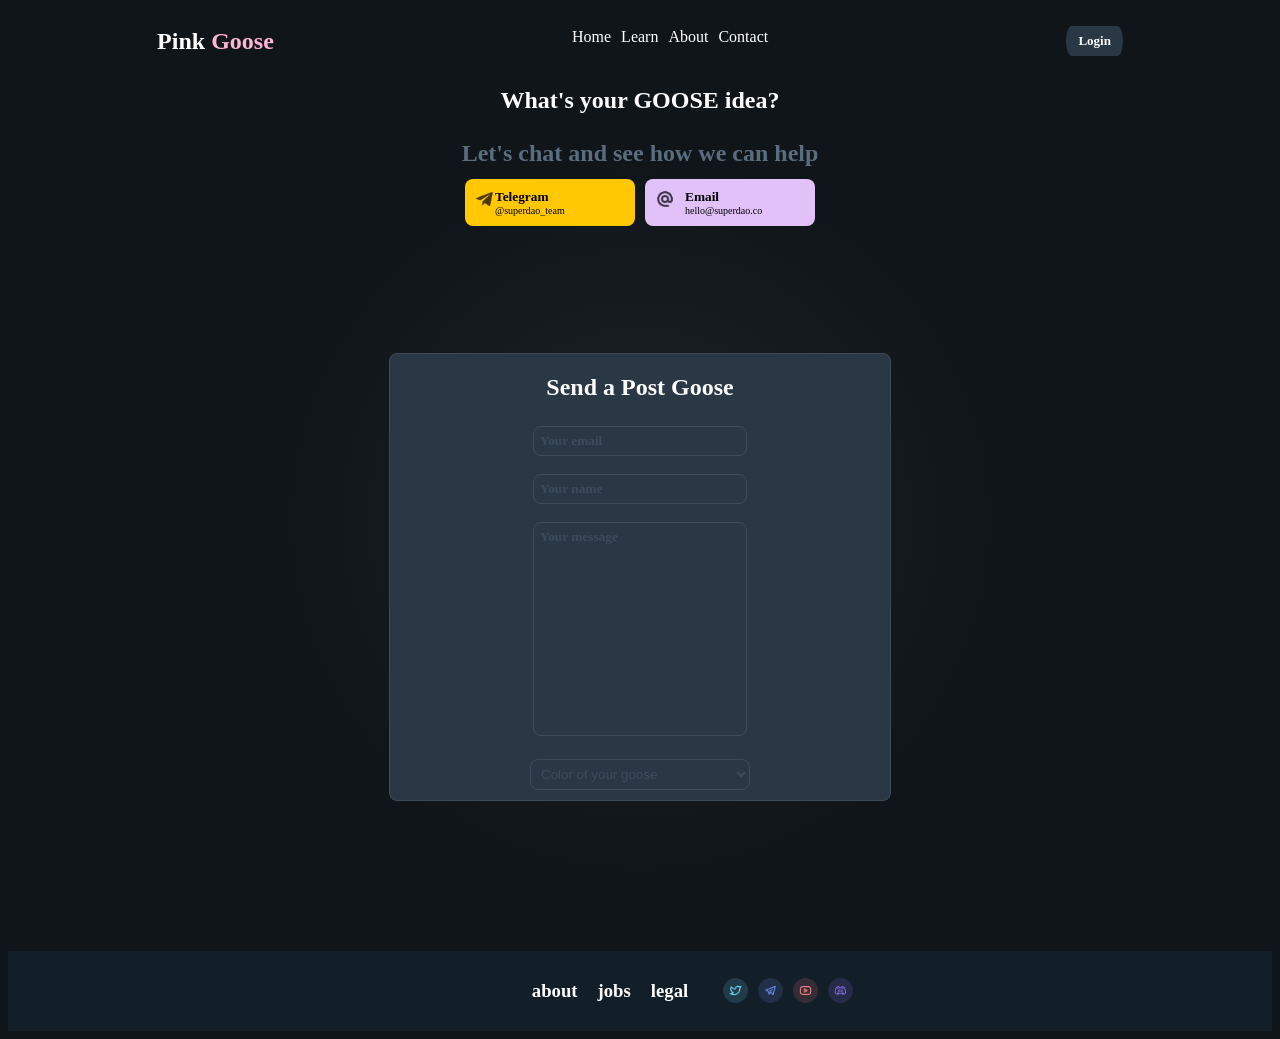
<file: HTML/Contact.html>
<!DOCTYPE html>
<html lang="en">

<head>
    <meta charset="UTF-8">
    <meta name="viewport" content="width=device-width, initial-scale=1.0">
    <title>pinkgoose</title>
    <link rel="stylesheet" href="../CSS/style.css">

    <link rel="preconnect" href="https://fonts.googleapis.com">
    <link rel="preconnect" href="https://fonts.gstatic.com" crossorigin>
    <link
        href="https://fonts.googleapis.com/css2?family=Isometra&family=Montserrat:ital,wght@0,100..900;1,100..900&display=swap"
        rel="stylesheet">
</head>

<body class="MPbackgroundcolor" class="Montserrat">


    <!-- Navbar  -->
    <nav class="navbar">
        <div class="logo">
            <h2>Pink <span>Goose</span></h2>
        </div>
        <div class="navbuttons">
            <a href="../index.html">Home</a>
            <a href="../learn.html">Learn</a>
            <a href="../about.html">About</a>
            <a href="../contact.html">Contact</a>
        </div>
        <div class="login">
            <h2>Login</h2>
        </div>
    </nav>
    <!-- GOOSE IDEA -->

    <div class="gidea1">
        <h2>What's your GOOSE idea?</h2>
        <h3>Let's chat and see how we can help</h3>
        <div class="gidea2">
            <div class="gidea3">
                <img src="../Images/Icon_telegram.png">
                <div id="gidea3telegram">
                    <h4>Telegram</h4>
                    <p>@superdao_team</p>
                </div>
            </div>
            <div class="gidea4">
                <img src="../Images/Icon_email.png">
                <div id="gidea4email">
                    <h4>Email</h4>
                    <p>hello@superdao.co</p>
                </div>
            </div>
        </div>

    </div>

    <!-- Post Goose -->

    <div class="Postgoose1">
        <h2>Send a Post Goose</h2>
        <h3>Your email</h3>
        <h3>Your name</h3>
        <h4>Your message</h4>
        <select class="dropdown1">
            <option selected disabled>Color of your goose</option>
            <option>Red</option>
            <option>White</option>
            <option>Blue</option>
            <option>Black</option>
        </select>
    </div>
    <!-- dropdown menu -->


    <!-- filler -->
    <div class="fillerspace1"></div>
    <!-- BOTTOMBAR -->
    <div class="bottombar1">
        <div class="bottombarfiller"></div>
        <div class="bottombar1-2">
            <h3>about</h3>
            <h3>jobs</h3>
            <h3>legal</h3>
        </div>
        <div class="bottombar2">
            <img src="../Images/twitter2.png">
            <img src="../Images/telegram3.png">
            <img src="../Images/Youtube2.png">
            <img src="../Images/discord2.png">
        </div>
    </div>

</body>

</html>
</file>
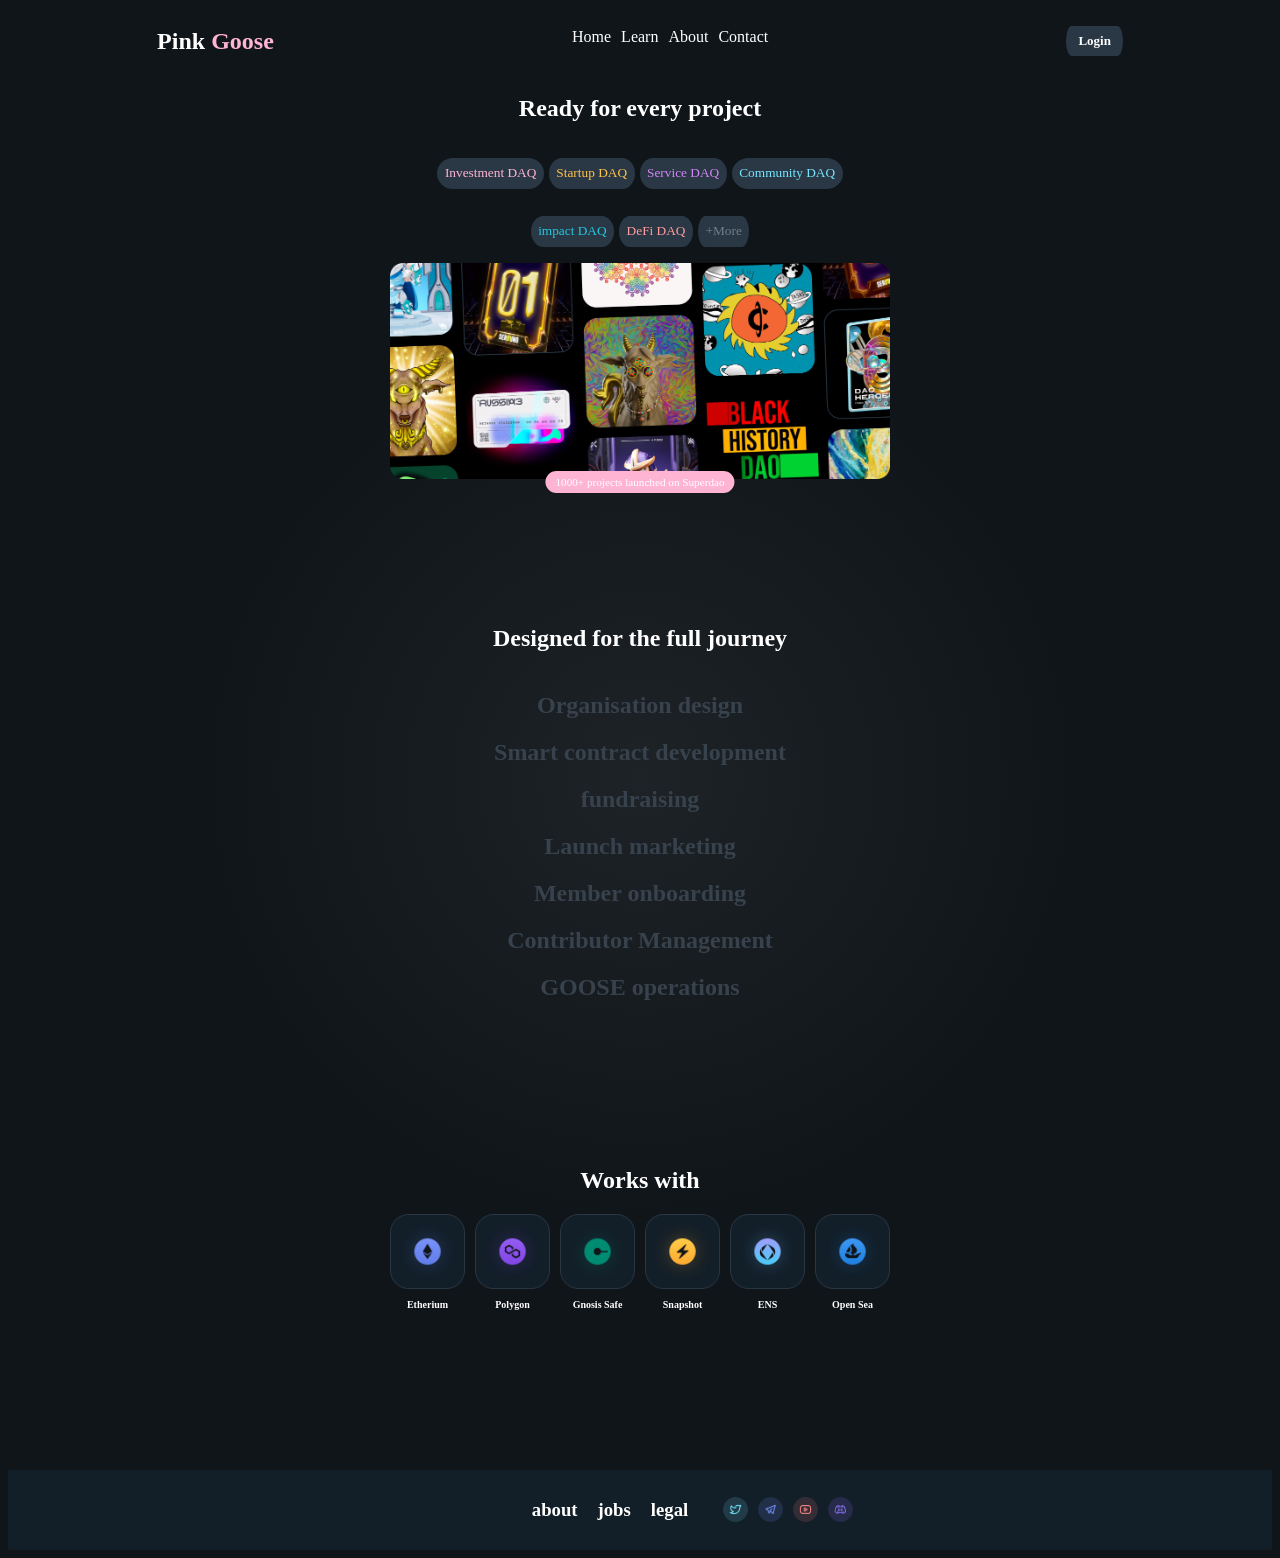
<file: HTML/Learn.html>
<!DOCTYPE html>
<html lang="en">

<head>
    <meta charset="UTF-8">
    <meta name="viewport" content="width=device-width, initial-scale=1.0">
    <title>pinkgoose</title>
    <link rel="stylesheet" href="../CSS/style.css">

    <link rel="preconnect" href="https://fonts.googleapis.com">
    <link rel="preconnect" href="https://fonts.gstatic.com" crossorigin>
    <link
        href="https://fonts.googleapis.com/css2?family=Isometra&family=Montserrat:ital,wght@0,100..900;1,100..900&display=swap"
        rel="stylesheet">
</head>

<body class="MPbackgroundcolor" class="Montserrat">
    <!-- navbar -->
      <nav class="navbar">
        <div class="logo">
            <h2>Pink <span>Goose</span></h2>
        </div>
        <div class="navbuttons">
            <a href="../index.html">Home</a>
            <a href="../learn.html">Learn</a>
            <a href="../about.html">About</a>
            <a href="../contact.html">Contact</a>
        </div>
        <div class="login">
            <h2>Login</h2>
        </div>
    </nav>
    <!-- every project -->
  <div class="projectbox1">
        <h2>Ready for every project</h2>
        <div class="projectbox2">
            <div class="projectbox3">
                <p id="buttonsprojectbox1">Investment DAQ</p>
                <p id="buttonsprojectbox1">Startup DAQ</p>
                <p id="buttonsprojectbox1">Service DAQ</p>
                <p id="buttonsprojectbox1">Community DAQ</p>
            </div>
            <div class="projectbox4">
                <p id="buttonsprojectbox1">impact DAQ</p>
                <p id="buttonsprojectbox1">DeFi DAQ</p>
                <p id="buttonsprojectbox1">+More</p>
            </div>

        </div>
        <div class="projectbox5">
            <img src="../Images/Frame 5535.png" alt="projects">
            <p class="projectbox6">1000+ projects launched on Superdao</p>
        </div>
    </div>

    <!-- Journey -->
      <div class="journeylist1">
        <div class="journeylist2">
            <h2>Designed for the full journey</h2>
        </div>
        <div class="journeylist3">
            <h2>Organisation design</h2>
            <h2>Smart contract development</h2>
            <h2>fundraising</h2>
            <h2>Launch marketing</h2>
            <h2>Member onboarding</h2>
            <h2>Contributor Management</h2>
            <h2>GOOSE operations</h2>
        </div>
    </div>

    <!-- works with -->

       <div class="wwbox1">
        <h2>Works with</h2>
        <div class="wwbox2">
            <div>
                <img src="../Images/Frame 5583.png" alt="ww1">
                <h3>Etherium</h3>
            </div>
            <div>
                <img src="../Images/Frame 5502.png" alt="ww2">
                <h3>Polygon</h3>
            </div>
            <div>
                <img src="../Images/Frame 5584.png" alt="ww3">
                <h3>Gnosis Safe</h3>
            </div>
            <div>
                <img src="../Images/Frame 5585.png" alt="ww4">
                <h3>Snapshot</h3>
            </div>
            <div>
                <img src="../Images/Frame 5586.png" alt="ww5">
                <h3>ENS</h3>
            </div>
            <div>
                <img src="../Images/Frame 5582.png" alt="ww6">
                <h3>Open Sea</h3>
            </div>
        </div>
    </div>

    <!-- FILLER -->

    <div class="fillerspace1"></div>
    
    <!-- bottombar -->
    <div class="bottombar1">
        <div class="bottombarfiller"></div>
        <div class="bottombar1-2">
        <h3>about</h3>
        <h3>jobs</h3>
        <h3>legal</h3>
        </div>
        <div class="bottombar2">
            <img src="../Images/twitter2.png">
            <img src="../Images/telegram3.png">
            <img src="../Images/Youtube2.png">
            <img src="../Images/discord2.png">
        </div>
    </div>
    
</body>
</html>
</file>
<file: CSS/style.css>
/* Colors */    
.MPbackgroundcolor{
     background:
        radial-gradient(
            circle at center,
            rgba(255, 255, 255, 0.06) 0%,   
            rgba(255, 255, 255, 0.03) 20%,  
            rgba(255, 255, 255, 0) 45%      
        ),
        #10151A;
}

/* FONTS */

.montserrat{
  font-family: "Montserrat", sans-serif;
  font-optical-sizing: auto;
  font-weight: 300;
  font-style: normal;
}

/* text */

.logo h2{
    color:white;
}

.logo span{
    color:#FFB4D3;
}

.login h2{
    background-color:#2A3744;
    border-radius: 20% / 100%;
    color:white;
    font-size: small;
    padding:7px 12px;
    align-self: center;
}

.introbox1 h1{
    color:white;
}

.introbox1 p{
    color:white;
}

.introbox2 p{
    color: black;
}

.projectbox1 h2{
    color:white;
}

.staff1 h2{
    color:white;
}

.weeklydigest1 h2{
    color:white;
}

.weeklydigest1 h3{
    color:#9AAFC3;
    font-size: medium;
    margin: 0%;
}

/* Boxes */

    /*Nav bar  */
.navbar{
    display: flex;
    flex-direction: row;
    justify-content: center;
}

.navbuttons{
    display: flex;
    flex-direction: row;
    justify-content: center;
    gap:10px;
    padding-top: 20px;
    flex-grow: 1;
    color:white;
    text-decoration: none;
}

.navbuttons a{
    color:white;
    text-decoration: none;
}

.logo{
    display: flex;
    flex-grow: 1;
    justify-content: center;
}

.login{
    display: flex;
    flex-grow:1;
    justify-content: center;
}


    /* introbox */

.introbox1{
    display: flex;
    justify-content: center;
    flex-direction: column;
    width:250px;
    margin:0% auto;
    gap:0px;
    text-align: center;
}

.introbox2{
    display: flex;
    justify-content: center;
    width:100px;
    margin:0% auto;
    gap: 5px;
    height:30px;
    border-radius: 20% / 100%;
    background-color: #CEAAFF;
    font-size: smaller;
    align-items: center;
    cursor: pointer;
    transition: 
        background-color 1s ease,
        transform 1s ease;

}

.introbox2:hover{
    background-color:#e66fae;
    box-shadow: 0 0 12px #e66fae;
}

.introbox2:active{
    transform: translateY(10px);
}

    /* projectboxes */
.projectbox1{
    display: flex;
    justify-content: center;
    margin:0% auto;
    gap: 3px;
    width:500px;
    flex-direction: column;
}

.projectbox2{
    display: flex;
    flex-direction: column;
    gap:0px;
}

.projectbox3{
    display: flex;
    flex-direction: row;
    gap:5px;
    justify-content: center;
}

.projectbox3 p{
    transition: all 0.3s ease;
}

.projectbox3 p:hover{
    transform: scale(1.05); 
    cursor: pointer;
}

.projectbox4{
    display:flex;
    flex-direction: row;
    justify-content: center;
    gap: 5px;
}

.projectbox4 p{
    transition: all 0.3s ease;
}

.projectbox4 p:hover{
    transform: scale(1.05); 
    cursor: pointer;
}

.projectbox5{
    position: relative;
    display: block;
    margin:0% auto;
    max-width: 100%;
    height: auto;
    text-align: center;
}

.projectbox6{
    position: absolute;
    bottom: -25px;              
    left: 50%;                
    transform: translateX(-50%);
    background-color: #FFB4D3;
    padding: 5px 10px;
    border-radius: 100px;
    text-align: center;
    color: white;
    font-size: 70%;
}
.projectbox5 img{
    max-width: 100%;
    height: auto;
    display: block;
}


#buttonsprojectbox1{
    border-radius:15% / 50%;
    font-size: smaller;
    background-color: #2A3744;
    align-content: center;
    gap:8%;
    padding: 1.5%;

}

.projectbox3 p:nth-of-type(1){
    color:#FFB4D3;
}

.projectbox3 p:nth-of-type(2){
    color:#FFC24C;
}

.projectbox3 p:nth-of-type(3){
    color: #D387F7;
}

.projectbox3 p:nth-of-type(4){
    color:#77E6FF;
}

.projectbox4 p:nth-of-type(1){
    color:#23C9DE;
}

.projectbox4 p:nth-of-type(2){
    color:#FF9E9E;
}

.projectbox4 p:nth-of-type(3){
    color:#707F8D;
}

.projectbox1 h2{
    text-align: center;
}    

        /* journeyboxes */

.journeylist1{
    display: flex;
    flex-direction: column;
    align-content: center;
    align-items: center;
    margin: 10%;
    text-align: center;
}

.journeylist2{
    color:white
}

.journeylist3{
    color:#37424D;
    transition: color 1s ease;
}

.journeylist3 h2:hover{
    color:#FFB4D3;
    cursor:pointer;
    text-shadow: 0 0 10px #FFB4D3,
                 0 0 20px #FFB4D3,
                 0 0 30px #FFB4D3,
}

    /* WorksWithBoxes */

.wwbox1{
    display: flex;
    justify-content: center;
    flex-direction: column;
    width:600px;
    align-items: center;
    align-content: center;
    margin:0 auto;
    color: white;
}

.wwbox1 h3{
    font-size: x-small;
}


.wwbox1 img{
    transition: all 0.3s ease;
}

.wwbox1 img:hover {
    color: #2A3744;
    text-shadow: 0 0 10px #2A3744,
                 0 0 20px #2A3744,
                 0 0 30px #2A3744;
    transform: scale(1.05);   
    cursor: pointer;
}

.wwbox2{
    display: flex;
    flex-direction: row;
    justify-content: center;
    gap: 10px;
}

.wwbox2 div{
    display: flex;
    flex-direction: column;
    justify-content: center;
    align-content: center;
    align-items: center;
}

.wwbox2 img{
    height:75px;
    width:75px;
}

    /* StaffBox */

.staff1{
    display: flex;
    flex-direction: column;
    align-content: center;
    margin: 0 auto;
    justify-content: center;
    align-items: center;
}

.staff1 img{
    width:400px;
    height:auto;
}

.staff2{
    display: flex;
    flex-direction: row;
    flex-wrap: wrap;
    width:300px;
    align-items: center;
    align-content: center;
    text-align: center;
    column-gap: 5px;
    row-gap: 0%;
    justify-content: center;

}

.staff2 img{
    width:15px;
    height:15px;
    align-self: center;
}

.staff2 p{
    font-size: medium;
    gap:5px;
    color:white;
}

    /* EMAIL BOX */

.weeklydigest1{
    display: flex;
    flex-direction: column;
    justify-content: center;
    background-color: #121E28;
    width:500px;
    height:auto;
    align-content: center;
    align-items: center;
    margin: 0 auto;
    border-radius: 12px;
    border: 1px solid #2A3744;
    
}

.weeklydigest2{
    display: flex;
    flex-direction: row;
}

#emailinput{
    background-color:#121E28;
    width:250px;
    height:30px;
    border: 1px solid #2A3744;
    border-radius: 8px;
    margin:20px;
    text-align:start;
    align-content: center;
    padding:2px;
    color:#d9aef0;
    padding:5px;
}

#emailinput::placeholder{
    color:#2A3744;
    opacity: 1;
}
#emailinput2{
    background-color:#CEAAFF;
    width:70px;
    height:30px;
    text-align: center;
    border-radius: 8px;
    font-size: x-small;
    color:#10151A;
    align-content: center;
    align-self: center;
}

#emailinput2:hover{
    background-color:rgb(229, 122, 179);
    box-shadow: 0 0 12px rgb(229, 122, 179);
}

#emailinput2:active{
    transform: translateY(10px);
}

    /* Pressbox */

.pressbox1{
    display: flex;
    flex-direction: column;
    justify-content: center;
    margin: 0 auto;
    color: white;
    width: fit-content;
    height:auto;
    padding-top: 10px; 
}

.pressbox1-2{
    display:flex;
    flex-direction: row;
}

.pressbox1-2 h2{
    flex-grow: 14;
    text-align: left;
    margin-top: 10px;

}

.pressbox1-2 p{
    flex-grow: 1;
    text-align: right;
    align-content: center;
    color: #8395A7;
    font-size: smaller;
   
}

.pressbox2{
    display: flex;
    flex-direction: row;
    height:auto;
    gap:10px;
    width:100%;
    
}

.pressbox3{
    display: flex;
    flex-direction: column;
    background-color: #77E6FF;
    flex-grow: 1;
    height:auto;
    width:125px;
    padding:10px;
    margin:8px;
    border-radius: 8px;
    justify-content: space-between;
}



.pressbox3 h3{
    font-size: small;
    color:black
}

.pressbox4{
    display: flex;
    flex-direction: column;
    background-color:#E2C1F9;
    flex-grow: 1;
    height:auto;
    width:125px;
    padding:10px;
    margin:8px;
    border-radius: 8px;
    justify-content: space-between;
}


.pressbox4 h3{
    font-size: small;
    color:black
}

.pressbox5{
    display: flex;
    flex-direction: column;
    background-color:#DBE268;
    flex-grow: 1;
    height:auto;
    width:125px;
    padding:10px;
    margin:8px;
    border-radius:8px;
    justify-content: space-between;
}


.pressbox5 h3{
    font-size: small;
    color:black
}

.pressbox2 p{
    text-align: left;
    margin: 0 auto;
    font-size: x-small;
}

.pressbox3 img,
.pressbox4 img,
.pressbox5 img{
    width: auto;
    height:10px;
    align-self:flex-start;
    object-fit: contain;
}

.pressbox3 p,
.pressbox4 p,
.pressbox5 p{
    color:#10151A;
}

.pressbox6{
    color:#10151A;
    justify-content: flex-start;
    display: flex;
    margin-top:auto;
    margin-bottom: 8px;
    font-size: smaller;
}

    /* podcasts */

.podcast1{
    display: flex;
    flex-direction: column;
    justify-content: center;
    margin: 0 auto;
    color: white;
    width: fit-content;
    height:auto;
    padding-top: 10px; 
}

.podcast2{
    display:flex;
    flex-direction: row;
}

.podcast2 h2{
    flex-grow: 14;
    text-align: left;
    margin-top: 10px;

}

.podcast2 p{
    flex-grow: 1;
    text-align: right;
    align-content: center;
    color: #8395A7;
    font-size: smaller;
   
}

.podcast3 {
    display: flex;
    flex-direction: row;
    height:auto;
    gap:10px;
    width:100%;
    
}

.podcast4{
    display: flex;
    flex-direction: column;
    background-color:#121E28;
    flex-grow: 1;
    height:auto;
    width:125px;
    padding:10px;
    margin:8px;
    border-radius: 8px;
    justify-content: space-between;
    border: 1px solid #2A3744
}

.podcast5{
    display: flex;
    flex-direction: column;
    background-color:#121E28;
    flex-grow: 1;
    height:auto;
    width:125px;
    padding:10px;
    margin:8px;
    border-radius: 8px;
    justify-content: space-between;
    border: 1px solid #2A3744
}

.podcast6{
    display: flex;
    flex-direction: column;
    background-color:#121E28;
    flex-grow: 1;
    height:auto;
    width:125px;
    padding:10px;
    margin:8px;
    border-radius:8px;
    justify-content: space-between;
    border: 1px solid #2A3744
}

.podcast4 img,
.podcast5 img,
.podcast6 img{
    width: auto;
    height:15px;
    align-self:flex-start;
    object-fit: contain;
}

.podcast4 p,
.podcast5 p,
.podcast6 p{
    text-align: left;
    margin: 0 auto;
    font-size: x-small;
    color:#E2E2E2;
}

.podcast7 {
    color:#10151A;
    justify-content: flex-start;
    display: flex;
    margin-top:auto;
    margin-bottom: 8px;
    font-size: smaller;
}

.podcast4 h3,
.podcast5 h3,
.podcast6 h3{
    color:white;
    font-size: smaller;
}

.podcast4 h4,
.podcast5 h4,
.podcast6 h4{
    color:white;
    justify-content: flex-start;
    display: flex;
    margin-top:auto;
    margin-bottom: 8px;
    font-size: x-small;
}

/* Goosidea */

.gidea1{
    display: flex;
    flex-direction: column;
    justify-content: center;
    text-align: center;
    margin: 0 auto;
}

.gidea1 h2{
    color:white;
    font-size: x-large;
    margin:1%;
}

.gidea1 h3{
    color:#5A6C7E;
    font-size: x-large;
    margin:1%;
}

.gidea2 {
    display: flex;
    flex-direction: row;
   justify-content: center;
   gap:10px;
   padding-bottom: 10%;
}

.gidea3{
    background-color: #FFC803;
    width:150px;
    height:auto;
    margin:0%;
    text-align: left;
    display: flex;
    flex-direction: row;
    padding:10px;
    border-radius: 8px;
    transition: transform 0.3s ease;
}

.gidea3:hover,
.gidea4:hover {
    transform: scale(1.05);
}

#gidea3telegram{
    display: flex;
    flex-direction: column;
    justify-content: left;
    margin:0;
}

.gidea3 h4,
.gidea4 h4 {
    font-size: smaller;
    margin:0;
}

.gidea3 p,
.gidea4 p {
    font-size: x-small;
    margin:0;
}

.gidea3 img{
    width:20px;
    height:20px;
}
.gidea4 img{
    width:20px;
    height:20px;
}

.gidea4{
    background-color: #E2C1F9;
    width:150px;
    height:auto;
    margin:0%;
    text-align: left;
    display: flex;
    flex-direction: row;
    padding:10px;
    border-radius: 8px;
    gap:10px;
    transition: transform 0.3s ease;
}

#gidea4email{
    display: flex;
    flex-direction: column;
    justify-content: left;
    margin:0;
}

    /* bottombar */

.bottombar1{
    background-color:#121E28;
    color:white;
    transition: color 0.5s ease;
    /* colors */
    display:flex;
    justify-content: center;
    margin:0 auto;
    align-items: center;
    align-content: center;
    gap:30px;
}

.bottombar1-2 h3{
    transform: 0.3s ease;
}

.bottombar1-2 h3:hover{
    color:#FFC803;
    transform:scale(1.05);
}

.bottombar1-2{
    display: flex;
    flex-direction: row;
    gap: 20px;
}

.bottombarfiller{
    display:flex;
    margin:40px;
}
.bottombar2{
    display: flex;
    flex-direction: row;
}

.bottombar2 img{
    width:25px;
    height:25px;
    padding:5px;
}


    /* HEROES boxes*/

.heroes1{
    display: flex;
    flex-direction: column;
    margin-bottom: 80px;
}

.heroes1 h2{
    color:white;
    justify-content: center;
    text-align: center;
}

.heroes1-2{
    display: flex;
    flex-direction: row;
    justify-content: center;
}

.heroes2{
    display:flex;
    flex-direction: column;
    background-color:#FFB4D3;
    width:150px;
    height:150px;
    border-radius: 8px;
    margin:20px;
    align-items:left;
    gap:3px;
}

.heroes2 h3{
    font-size: smaller;
    align-self: left;
    padding:4px;
    margin:0;
}

.heroes2 h4{
    font-size: x-small;
    align-self: left;
    margin:0;
    padding-left:5px;
}

.heroes2 p{
    text-align: right;
    padding-right:5px;
    padding-top: 8%;
    font-size: xx-small;
    font-weight: bold;
}

.heroes2 img{
    width:50px;
    height:50px;
    align-self: center;
    padding:10px;
}

.heroes3{
    display:flex;
    flex-direction: column;
    background-color:#FFB4D3;
    width:150px;
    height:150px;
    border-radius: 8px;
    margin:20px;
}

.heroes3 h3{
    font-size: smaller;
    align-self: left;
    padding:4px;
    margin:0;
}

.heroes3 h4{
    font-size: x-small;
    align-self: left;
    margin:0;
    padding-left:5px;
}

.heroes3 p{
    text-align: right;
    padding-right:5px;
    padding-top: 8%;
    font-size: xx-small;
    font-weight: bold;
}

.heroes3 img{
    width:50px;
    height:50px;
    align-self: center;
    padding:10px;
}


.heroes4{
    display:flex;
    flex-direction: column;
    background-color:#FFB4D3;
    width:150px;
    height:150px;
    border-radius: 8px;
    margin:20px;
}


.heroes4 h3{
    font-size: smaller;
    align-self: left;
    padding:4px;
    margin:0;
}

.heroes4 h4{
    font-size: x-small;
    align-self: left;
    margin:0;
    padding-left:5px;
}

.heroes4 p{
    text-align: right;
    padding-right:5px;
    padding-top: 8%;
    font-size: xx-small;
    font-weight: bold;
}

.heroes4 img{
    width:50px;
    height:50px;
    align-self: center;
    padding:10px;
}

    /* POSTAGOOSE */

.Postgoose1{
    display: flex;
    justify-content: center;
    background-color:#2A3744;
    flex-direction: column;
    margin:0 auto;
    align-content: center;
    width:500px;
    height: auto;
    border-radius: 8px;
    border: 1px solid  #3D4C5B;
}

.Postgoose1 h2{
    align-self: center;
    color:white
}

.Postgoose1 h3{
    color:#3D4C5B;
    font-size: smaller;
    border-radius: 8px;
    width: 200px;
    padding:6px;
    text-align: flex-start;
    border: 1px solid  #3D4C5B;
    align-self: center;
    background-color: #2A3744;
    margin-top: 5px;;

}

.Postgoose1 h4{
    color:#3D4C5B;
    font-size: smaller;
    border-radius: 8px;
    width: 200px;
    height:200px;
    padding:6px;
    text-align: flex-start;
    border: 1px solid  #3D4C5B;
    align-self: center;
    background-color: #2A3744;
    margin-top: 5px;;

}
        /* dropdown */

.dropdown1{
    color:#3D4C5B;
    font-size: smaller;
    border-radius: 8px;
    width: 220px;
    height:auto;
    padding:6px;
    text-align: flex-start;
    border: 1px solid  #3D4C5B;
    align-self: center;
    background-color: #2A3744;
    margin-top: 5px;;
    margin-bottom:10px;
}

.dropdown1 select{
    width:100%;
    padding:15px;
    background:#0A1622;
    color:#3D4C5B;
    border:1px solid #3D4C5B;
    border-radius:12px;
    font-size:16px;
    outline:none;
    cursor:pointer;
}

.dropdown1 select:hover{
    border-color:white;
}
/* FILLER */

.fillerspace1{
    height:150px;
}
</file>
